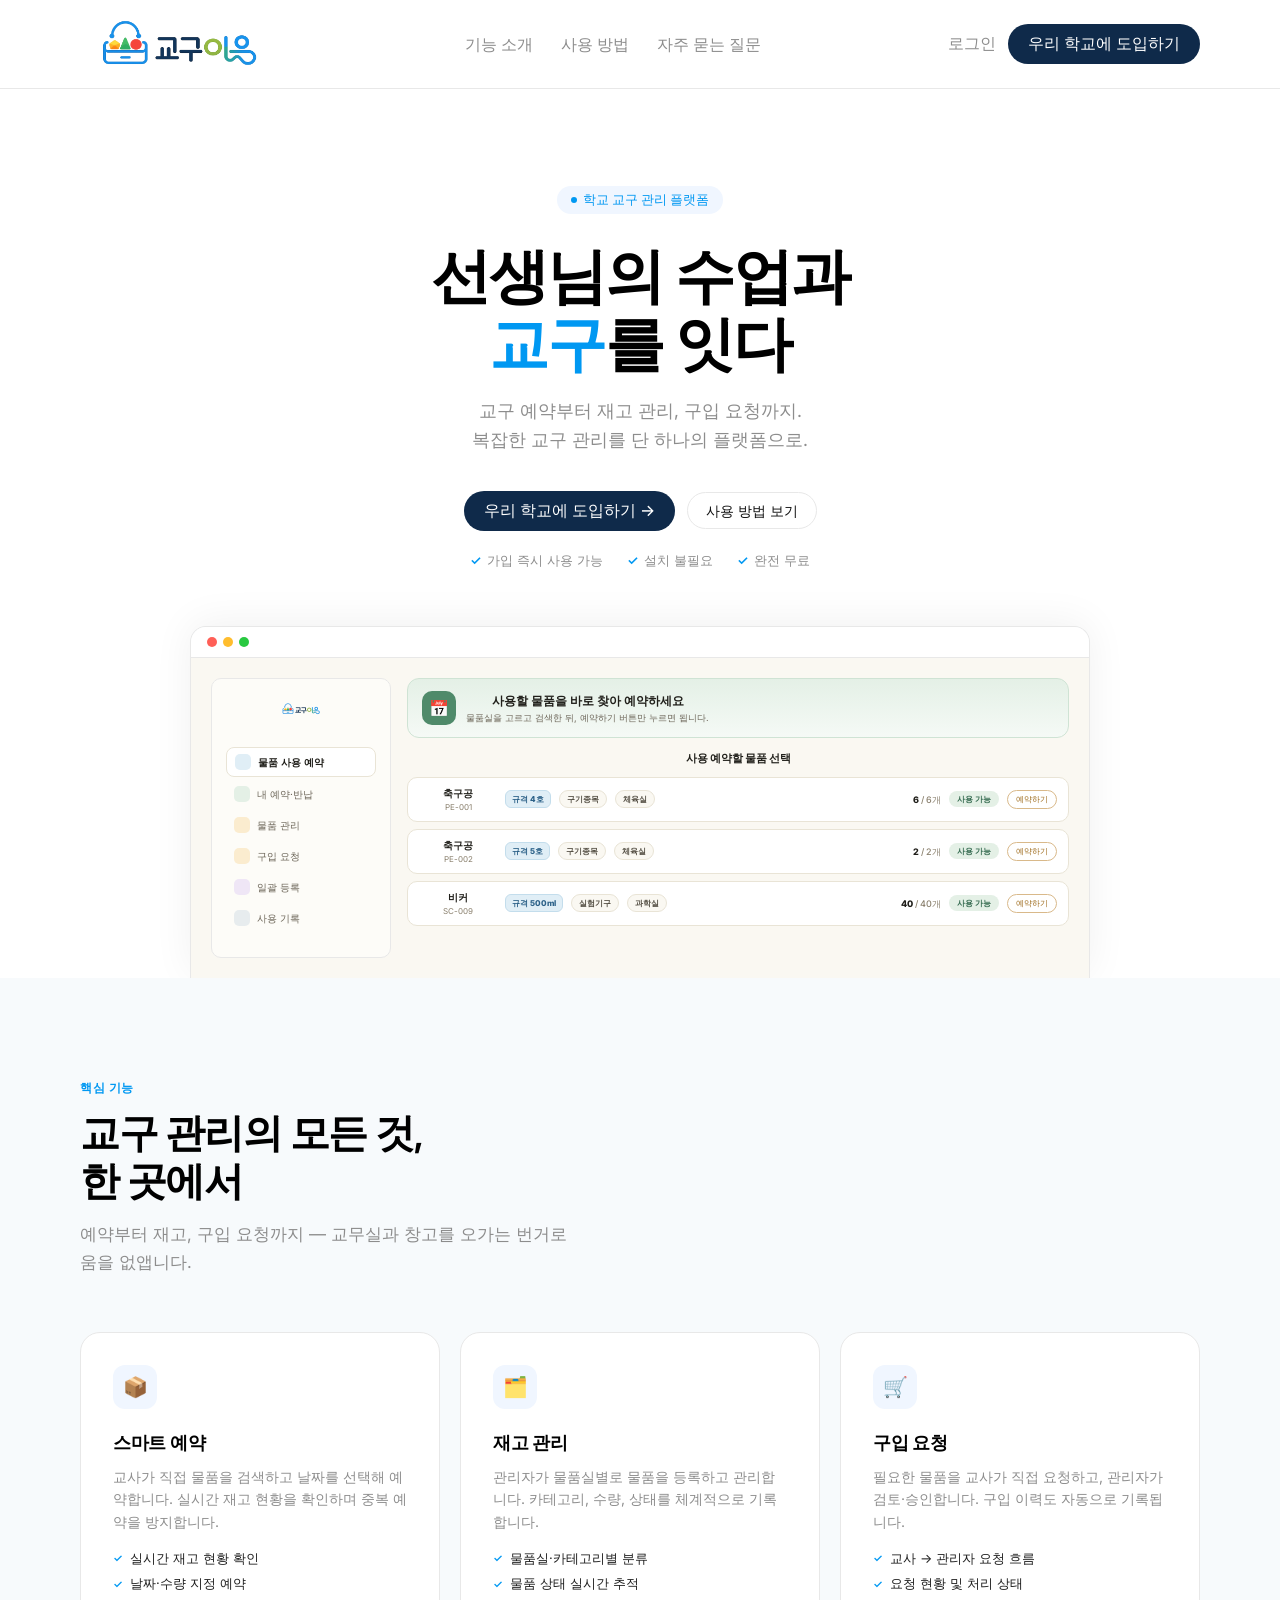
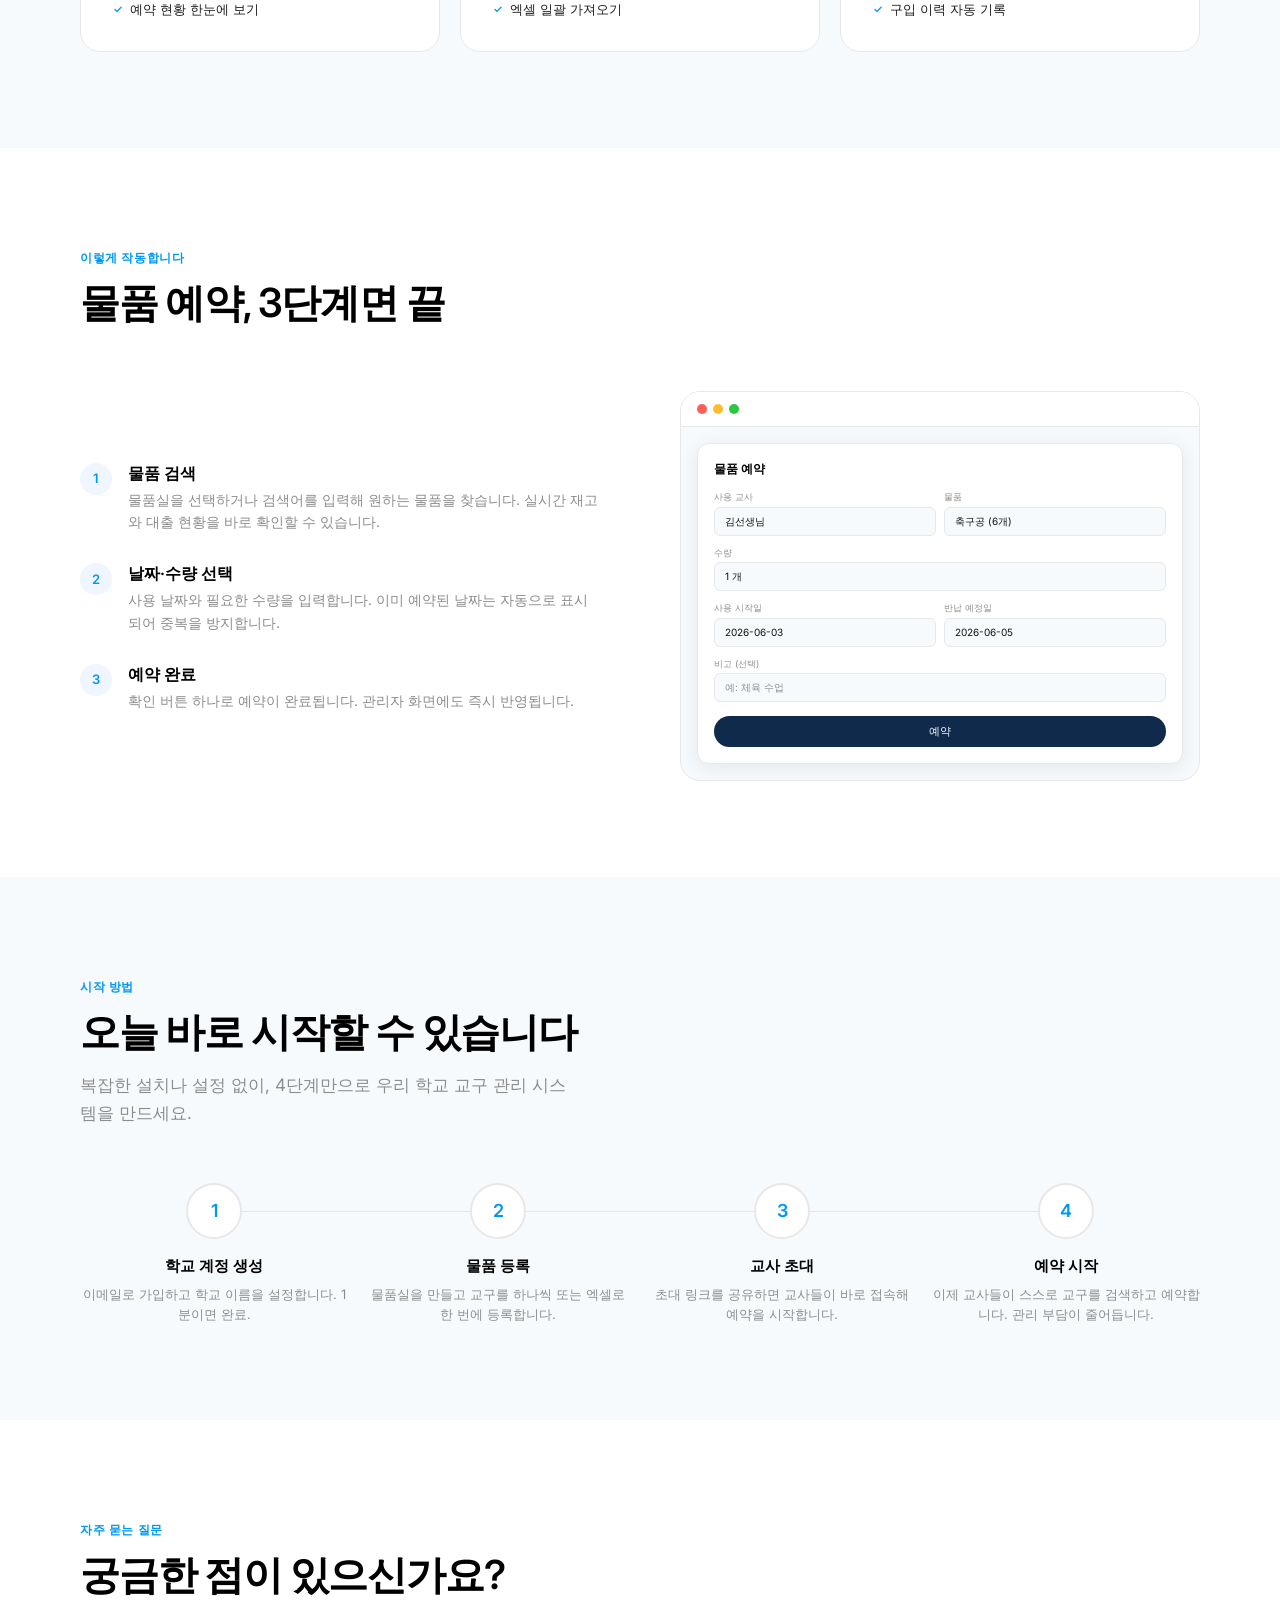
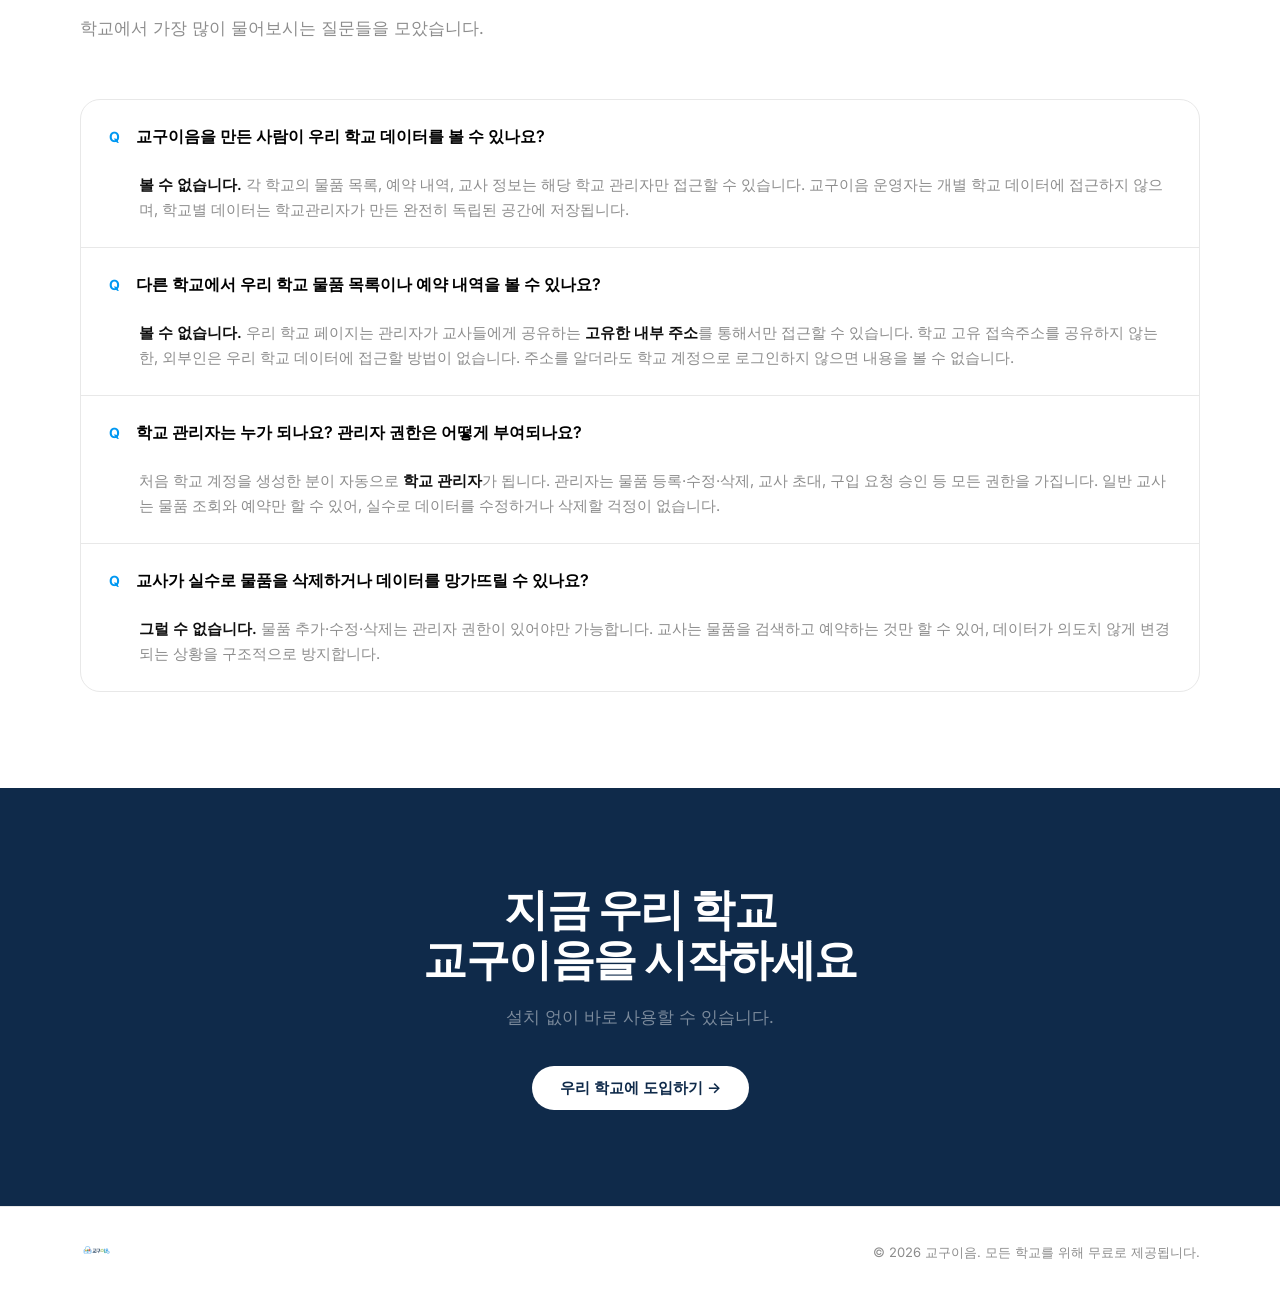
<file: index.html>
<!doctype html>
<html lang="ko">
<head>
  <meta charset="UTF-8" />
  <meta name="viewport" content="width=device-width, initial-scale=1.0" />
  <title>교구이음 · 스마트 교구 관리 플랫폼</title>
  <link rel="icon" type="image/png" href="./asset/logo_pavicon.png" />
  <link rel="apple-touch-icon" href="./asset/logo_pavicon.png" />
  <script>
    // 안전장치: 정상적으로는 _redirects(Netlify rewrite)가 /?s=코드 를 주소 변경 없이
    // app.html 로 서빙하므로 이 스크립트는 실행되지 않는다. rewrite 가 동작하지 않아
    // 랜딩이 그대로 뜬 경우에만 앱으로 보내 최소한 기능이 끊기지 않게 한다.
    (function () {
      var p = new URLSearchParams(location.search);
      if (p.has("s")) location.replace("app.html?" + p.toString());
    })();
  </script>
  <link rel="preconnect" href="https://fonts.googleapis.com">
  <link href="https://fonts.googleapis.com/css2?family=Inter:wght@400;500;600&display=swap" rel="stylesheet">
  <style>
    *, *::before, *::after { box-sizing: border-box; margin: 0; padding: 0; }
    :root {
      --white: #ffffff;
      --black: #000000;
      --graphite: #0f0f0f;
      --ash: #8d8d8d;
      --btn-black: #0f2a4a;
      --teal: #0098f2;
      --cream: #f7fafc;
      --border: #e8e8e8;
      --navy: #0f2a4a;
      --font: 'Inter', system-ui, -apple-system, sans-serif;
      --max: 1120px;
    }
    html { scroll-behavior: smooth; }
    body { font-family: var(--font); background: var(--white); color: var(--graphite); font-size: 16px; line-height: 1.5; -webkit-font-smoothing: antialiased; }

    /* ── NAV ── */
    nav {
      position: sticky; top: 0; z-index: 100;
      background: rgba(255,255,255,0.92);
      backdrop-filter: blur(12px);
      -webkit-backdrop-filter: blur(12px);
      border-bottom: 1px solid var(--border);
      padding: 0 40px;
    }
    .nav-inner { max-width: var(--max); margin: 0 auto; display: flex; align-items: center; justify-content: space-between; height: 88px; }
    .nav-logo { display: flex; align-items: center; text-decoration: none; }
    .nav-logo img { height: 132px; width: auto; display: block; }
    .nav-links { display: flex; gap: 28px; }
    .nav-links a { font-size: 16px; color: var(--ash); text-decoration: none; transition: color 0.15s; }
    .nav-links a:hover { color: var(--black); }
    .nav-actions { display: flex; gap: 12px; align-items: center; }
    .nav-login { font-size: 16px; color: var(--ash); text-decoration: none; cursor: pointer; background: none; border: none; font-family: var(--font); }
    .nav-login:hover { color: var(--black); }
    .btn-primary {
      background: var(--btn-black); color: #fff;
      border-radius: 100px; padding: 9px 20px;
      font-size: 16px; font-weight: 500;
      text-decoration: none; border: none; cursor: pointer;
      display: inline-block; font-family: var(--font);
      transition: opacity 0.15s;
    }
    .btn-primary:hover { opacity: 0.85; }

    /* ── HERO ── */
    .hero { padding: 96px 40px 0; text-align: center; }
    .hero-inner { max-width: var(--max); margin: 0 auto; }
    .hero-badge {
      display: inline-flex; align-items: center; gap: 6px;
      background: #f0f6ff; color: var(--teal);
      border-radius: 100px; padding: 4px 14px;
      font-size: 13px; font-weight: 500; margin-bottom: 28px;
    }
    .hero-badge::before { content: ''; width: 6px; height: 6px; border-radius: 50%; background: var(--teal); }
    .hero h1 { font-size: 60px; font-weight: 600; color: var(--black); letter-spacing: -2px; line-height: 1.13; margin-bottom: 20px; }
    .hero h1 em { font-style: normal; color: var(--teal); }
    .hero > .hero-inner > p { font-size: 18px; color: var(--ash); max-width: 480px; margin: 0 auto 36px; line-height: 1.6; }
    .hero-cta { display: flex; align-items: center; justify-content: center; gap: 12px; margin-bottom: 20px; }
    .btn-ghost {
      background: none; border: 1px solid var(--border);
      color: var(--graphite); border-radius: 100px;
      padding: 7px 18px; font-size: 14px;
      cursor: pointer; font-family: var(--font); text-decoration: none;
    }
    .hero-feats { display: flex; justify-content: center; gap: 24px; margin-bottom: 56px; flex-wrap: wrap; }
    .hero-feat { font-size: 13px; color: var(--ash); display: flex; align-items: center; gap: 6px; }
    .hero-feat::before { content: '✓'; color: var(--teal); font-weight: 600; }

    /* ── APP MOCKUP ── */
    .hero-screen {
      max-width: 900px; margin: 0 auto;
      background: var(--cream);
      border-radius: 16px 16px 0 0;
      border: 1px solid var(--border); border-bottom: none;
      overflow: hidden;
      box-shadow: 0 -4px 40px rgba(0,0,0,0.06);
    }
    .screen-topbar { background: #fff; border-bottom: 1px solid var(--border); padding: 10px 16px; display: flex; align-items: center; gap: 6px; }
    .dot { width: 10px; height: 10px; border-radius: 50%; flex-shrink: 0; }
    .screen-body { padding: 20px; display: grid; grid-template-columns: 180px 1fr; gap: 16px; height: 320px; }
    .screen-sidebar { background: #fff; border-radius: 10px; border: 1px solid var(--border); padding: 14px; }
    .screen-sidebar-logo { margin-bottom: 16px; }
    .screen-sidebar-logo img { height: 32px; width: auto; }
    /* 실제 앱 톤(크림/세이지)에 맞춘 목업 */
    .screen-body { background: #faf8f2; }
    .screen-sidebar { background: #fdfcf8; }
    .screen-nav-item { font-size: 10px; color: #6b6457; padding: 6px 8px; border-radius: 8px; margin-bottom: 3px; display: flex; align-items: center; gap: 7px; }
    .screen-nav-item .nav-ic { width: 16px; height: 16px; border-radius: 5px; flex-shrink: 0; }
    .screen-nav-item.active { background: #fff; border: 1px solid #e9e4d6; color: #201f1a; font-weight: 600; }
    .ic-sky { background: #e0eef6; } .ic-sage { background: #e4f0e6; } .ic-amber { background: #fbeccf; } .ic-plum { background: #efe6f6; } .ic-slate { background: #e7ecee; }
    .screen-main { display: flex; flex-direction: column; gap: 10px; overflow: hidden; }
    .screen-hero { display: flex; align-items: center; gap: 10px; background: linear-gradient(180deg,#e4f0e6,#fff 160%); border: 1px solid #cfe3d4; border-radius: 12px; padding: 12px 14px; }
    .screen-hero-ic { width: 34px; height: 34px; border-radius: 10px; background: #4f8a6a; flex-shrink: 0; display: flex; align-items: center; justify-content: center; font-size: 16px; }
    .screen-hero h3 { font-size: 12px; font-weight: 800; color: #201f1a; }
    .screen-hero p { font-size: 9px; color: #6b6457; margin-top: 1px; }
    .screen-list-head { font-size: 11px; font-weight: 800; color: #201f1a; margin: 2px 2px 0; }
    .screen-cards { display: flex; flex-direction: column; gap: 7px; flex: 1; }
    .screen-card { display: flex; align-items: center; gap: 8px; background: #fff; border: 1px solid #e9e4d6; border-radius: 10px; padding: 8px 11px; }
    .sc-name { width: 78px; flex-shrink: 0; }
    .item-name { font-size: 10px; font-weight: 700; color: #201f1a; }
    .item-meta { font-size: 8px; color: #897f6c; }
    .chip-spec { font-size: 8px; font-weight: 800; color: #2c6188; background: #e0eef6; border: 1px solid #c3ddec; border-radius: 6px; padding: 2px 6px; flex-shrink: 0; }
    .chip { font-size: 8px; font-weight: 600; color: #544f44; background: #faf8f2; border: 1px solid #e9e4d6; border-radius: 100px; padding: 2px 7px; flex-shrink: 0; }
    .sc-avail { font-size: 9px; font-weight: 800; color: #201f1a; margin-left: auto; flex-shrink: 0; }
    .sc-avail span { font-weight: 500; color: #897f6c; }
    .badge-ok { background: #e4f0e6; color: #356b50; border-radius: 100px; padding: 2px 8px; font-size: 8px; font-weight: 700; flex-shrink: 0; }
    .row-btn { background: none; border: 1px solid #d9b98a; border-radius: 100px; padding: 3px 8px; font-size: 8px; color: #9c6817; cursor: pointer; flex-shrink: 0; }

    /* ── SECTIONS ── */
    section { padding: 96px 40px; }
    .section-inner { max-width: var(--max); margin: 0 auto; }
    .section-tag { display: inline-block; font-size: 12px; font-weight: 600; color: var(--teal); letter-spacing: 0.05em; text-transform: uppercase; margin-bottom: 12px; }
    .section-title { font-size: 40px; font-weight: 600; color: var(--black); letter-spacing: -1.2px; line-height: 1.2; margin-bottom: 16px; }
    .section-sub { font-size: 17px; color: var(--ash); line-height: 1.6; max-width: 500px; }

    /* ── FEATURES ── */
    .features { background: var(--cream); }
    .features-grid { display: grid; grid-template-columns: repeat(3, 1fr); gap: 20px; margin-top: 56px; }
    .feat-card { background: var(--white); border-radius: 20px; padding: 32px; border: 1px solid var(--border); }
    .feat-icon { width: 44px; height: 44px; background: #f0f6ff; border-radius: 12px; display: flex; align-items: center; justify-content: center; margin-bottom: 20px; font-size: 20px; }
    .feat-title { font-size: 18px; font-weight: 600; color: var(--black); margin-bottom: 10px; letter-spacing: -0.3px; }
    .feat-desc { font-size: 14px; color: var(--ash); line-height: 1.6; }
    .feat-list { margin-top: 16px; display: flex; flex-direction: column; gap: 6px; list-style: none; }
    .feat-list li { font-size: 13px; color: #1e1e1e; display: flex; align-items: center; gap: 7px; }
    .feat-list li::before { content: '✓'; color: var(--teal); font-weight: 600; font-size: 11px; flex-shrink: 0; }

    /* ── HOW IT WORKS ── */
    .how { background: var(--white); }
    .how-grid { display: grid; grid-template-columns: 1fr 1fr; gap: 80px; align-items: center; margin-top: 64px; }
    .how-steps { display: flex; flex-direction: column; gap: 28px; }
    .how-step { display: flex; gap: 16px; }
    .step-num { width: 32px; height: 32px; background: #f0f6ff; border-radius: 50%; display: flex; align-items: center; justify-content: center; font-size: 13px; font-weight: 600; color: var(--teal); flex-shrink: 0; margin-top: 2px; }
    .step-title { font-size: 16px; font-weight: 600; color: var(--black); margin-bottom: 4px; }
    .step-desc { font-size: 14px; color: var(--ash); line-height: 1.6; }
    .how-visual { background: var(--cream); border-radius: 20px; border: 1px solid var(--border); overflow: hidden; }
    .how-visual-head { background: #fff; border-bottom: 1px solid var(--border); padding: 12px 16px; display: flex; align-items: center; gap: 6px; }
    .how-visual-body { padding: 16px; }
    .modal-preview { background: #fff; border-radius: 12px; border: 1px solid var(--border); padding: 16px; box-shadow: 0 4px 20px rgba(0,0,0,0.08); }
    .modal-title { font-size: 12px; font-weight: 600; color: var(--black); margin-bottom: 12px; }
    .field { margin-bottom: 10px; }
    .field-label { font-size: 9px; color: var(--ash); margin-bottom: 3px; }
    .field-input { background: var(--cream); border: 1px solid var(--border); border-radius: 6px; padding: 6px 10px; font-size: 10px; color: var(--graphite); width: 100%; }
    .field-row { display: grid; grid-template-columns: 1fr 1fr; gap: 8px; }
    .modal-btn { width: 100%; background: var(--btn-black); color: #fff; border-radius: 100px; padding: 8px; font-size: 11px; font-weight: 500; border: none; cursor: pointer; margin-top: 4px; font-family: var(--font); }

    /* ── START FLOW ── */
    .flow { background: var(--cream); }
    .flow-steps { display: grid; grid-template-columns: repeat(4, 1fr); gap: 16px; margin-top: 56px; position: relative; }
    .flow-steps::before { content: ''; position: absolute; top: 28px; left: 10%; right: 10%; height: 1px; background: var(--border); z-index: 0; }
    .flow-step { text-align: center; position: relative; z-index: 1; }
    .flow-num { width: 56px; height: 56px; background: var(--white); border: 2px solid var(--border); border-radius: 50%; display: flex; align-items: center; justify-content: center; margin: 0 auto 16px; font-size: 18px; font-weight: 600; color: var(--teal); }
    .flow-title { font-size: 15px; font-weight: 600; color: var(--black); margin-bottom: 8px; }
    .flow-desc { font-size: 13px; color: var(--ash); line-height: 1.5; }

    /* ── FAQ ── */
    .faq { background: var(--white); }
    .faq-list { margin-top: 56px; border: 1px solid var(--border); border-radius: 20px; overflow: hidden; }
    .faq-item { border-bottom: 1px solid var(--border); }
    .faq-item:last-child { border-bottom: none; }
    .faq-q { padding: 24px 28px; font-size: 16px; font-weight: 600; color: var(--black); display: flex; align-items: flex-start; gap: 16px; }
    .faq-q::before { content: 'Q'; color: var(--teal); font-size: 14px; font-weight: 700; flex-shrink: 0; margin-top: 2px; }
    .faq-a { padding: 0 28px 24px 58px; font-size: 15px; color: var(--ash); line-height: 1.7; }
    .faq-a strong { color: var(--graphite); font-weight: 600; }
    .faq-a .url-example {
      display: inline-flex; align-items: center; gap: 6px;
      background: var(--cream); border: 1px solid var(--border);
      border-radius: 8px; padding: 6px 12px;
      font-size: 13px; font-family: monospace;
      color: var(--graphite); margin: 10px 0;
    }
    .faq-a .url-example::before { content: '🔗'; font-size: 12px; }

    /* ── CTA ── */
    .cta-section { background: var(--navy); padding: 96px 40px; text-align: center; }
    .cta-inner { max-width: 600px; margin: 0 auto; }
    .cta-section h2 { font-size: 44px; font-weight: 600; color: #fff; letter-spacing: -1.5px; line-height: 1.15; margin-bottom: 20px; }
    .cta-section p { font-size: 17px; color: rgba(255,255,255,0.45); margin-bottom: 36px; }
    .btn-white { background: #fff; color: var(--navy); border-radius: 100px; padding: 12px 28px; font-size: 15px; font-weight: 600; text-decoration: none; display: inline-block; cursor: pointer; border: none; font-family: var(--font); }
    .btn-white:hover { opacity: 0.92; }

    /* ── FOOTER ── */
    footer { border-top: 1px solid var(--border); padding: 32px 40px; }
    .footer-inner { max-width: var(--max); margin: 0 auto; display: flex; align-items: center; justify-content: space-between; }
    .footer-logo img { height: 22px; width: auto; }
    .footer-copy { font-size: 13px; color: var(--ash); }

    /* ── RESPONSIVE ── */
    @media (max-width: 768px) {
      /* NAV */
      nav { padding: 0 20px; }
      .nav-inner { height: 72px; }
      .nav-logo img { height: 88px; }
      .nav-links { display: none; }
      .nav-actions { gap: 8px; }
      .nav-actions .btn-primary { display: none; }
      .nav-login { font-size: 15px; }
      .btn-primary { font-size: 15px; padding: 12px 20px; }

      /* HERO */
      .hero { padding: 48px 20px 0; }
      .hero h1 { font-size: 34px; letter-spacing: -1px; }
      .hero > .hero-inner > p { font-size: 16px; }
      .hero-cta { flex-direction: column; align-items: stretch; text-align: center; }
      .hero-cta .btn-primary, .hero-cta .btn-ghost { width: 100%; text-align: center; }
      .hero-feats { flex-direction: column; align-items: center; gap: 8px; }
      .hero-badge { font-size: 12px; }

      /* APP MOCKUP */
      .hero-screen { border-radius: 12px 12px 0 0; }
      .screen-body { grid-template-columns: 1fr; height: auto; padding: 12px; }
      .screen-sidebar { display: none; }
      .screen-card { flex-wrap: wrap; gap: 6px; }
      .sc-name { width: 100%; }
      .sc-avail { margin-left: 0; }

      /* SECTIONS */
      section { padding: 56px 20px; }
      .section-title { font-size: 26px; letter-spacing: -0.5px; }
      .section-sub { font-size: 15px; }
      .section-tag { font-size: 11px; }

      /* FEATURES */
      .features-grid { grid-template-columns: 1fr; gap: 14px; }
      .feat-card { padding: 24px; }

      /* HOW IT WORKS */
      .how-grid { grid-template-columns: 1fr; gap: 36px; }

      /* FLOW */
      .flow-steps { grid-template-columns: repeat(2, 1fr); gap: 20px; }
      .flow-steps::before { display: none; }
      .flow-num { width: 44px; height: 44px; font-size: 16px; }

      /* FAQ */
      .faq-list { border-radius: 16px; }
      .faq-q { padding: 18px 20px; font-size: 14px; }
      .faq-a { padding: 0 20px 18px 44px; font-size: 14px; }

      /* CTA */
      .cta-section { padding: 60px 20px; }
      .cta-section h2 { font-size: 28px; letter-spacing: -0.8px; }
      .cta-section p { font-size: 15px; }
      .btn-white { width: 100%; text-align: center; }

      /* FOOTER */
      footer { padding: 24px 20px; }
      .footer-inner { flex-direction: column; gap: 12px; text-align: center; }
    }
  </style>
</head>
<body>

<!-- NAV -->
<nav>
  <div class="nav-inner">
    <a href="#hero" class="nav-logo">
      <img src="./asset/logo.png" alt="교구이음">
    </a>
    <div class="nav-links">
      <a href="#features">기능 소개</a>
      <a href="#how">사용 방법</a>
      <a href="#faq">자주 묻는 질문</a>
    </div>
    <div class="nav-actions">
      <button class="nav-login" id="landingLoginBtn">로그인</button>
      <button class="btn-primary" id="landingStartBtn">우리 학교에 도입하기</button>
    </div>
  </div>
</nav>

<!-- HERO -->
<section id="hero" class="hero">
  <div class="hero-inner">
    <div class="hero-badge">학교 교구 관리 플랫폼</div>
    <h1>선생님의 수업과<br><em>교구</em>를 잇다</h1>
    <p>교구 예약부터 재고 관리, 구입 요청까지.<br>복잡한 교구 관리를 단 하나의 플랫폼으로.</p>
    <div class="hero-cta">
      <button class="btn-primary" id="heroStartBtn">우리 학교에 도입하기 →</button>
      <a href="#how" class="btn-ghost">사용 방법 보기</a>
    </div>
    <div class="hero-feats">
      <span class="hero-feat">가입 즉시 사용 가능</span>
      <span class="hero-feat">설치 불필요</span>
      <span class="hero-feat">완전 무료</span>
    </div>
    <!-- 앱 화면 목업 -->
    <div class="hero-screen">
      <div class="screen-topbar">
        <div class="dot" style="background:#ff5f57"></div>
        <div class="dot" style="background:#ffbd2e"></div>
        <div class="dot" style="background:#28c840"></div>
      </div>
      <div class="screen-body">
        <div class="screen-sidebar">
          <div class="screen-sidebar-logo">
            <img src="./asset/logo.png" alt="교구이음">
          </div>
          <div class="screen-nav-item active"><span class="nav-ic ic-sky"></span>물품 사용 예약</div>
          <div class="screen-nav-item"><span class="nav-ic ic-sage"></span>내 예약·반납</div>
          <div class="screen-nav-item"><span class="nav-ic ic-amber"></span>물품 관리</div>
          <div class="screen-nav-item"><span class="nav-ic ic-amber"></span>구입 요청</div>
          <div class="screen-nav-item"><span class="nav-ic ic-plum"></span>일괄 등록</div>
          <div class="screen-nav-item"><span class="nav-ic ic-slate"></span>사용 기록</div>
        </div>
        <div class="screen-main">
          <div class="screen-hero">
            <div class="screen-hero-ic">📅</div>
            <div>
              <h3>사용할 물품을 바로 찾아 예약하세요</h3>
              <p>물품실을 고르고 검색한 뒤, 예약하기 버튼만 누르면 됩니다.</p>
            </div>
          </div>
          <div class="screen-list-head">사용 예약할 물품 선택</div>
          <div class="screen-cards">
            <div class="screen-card">
              <div class="sc-name"><div class="item-name">축구공</div><div class="item-meta">PE-001</div></div>
              <span class="chip-spec">규격 4호</span>
              <span class="chip">구기종목</span>
              <span class="chip">체육실</span>
              <div class="sc-avail">6<span> / 6개</span></div>
              <span class="badge-ok">사용 가능</span>
              <button class="row-btn">예약하기</button>
            </div>
            <div class="screen-card">
              <div class="sc-name"><div class="item-name">축구공</div><div class="item-meta">PE-002</div></div>
              <span class="chip-spec">규격 5호</span>
              <span class="chip">구기종목</span>
              <span class="chip">체육실</span>
              <div class="sc-avail">2<span> / 2개</span></div>
              <span class="badge-ok">사용 가능</span>
              <button class="row-btn">예약하기</button>
            </div>
            <div class="screen-card">
              <div class="sc-name"><div class="item-name">비커</div><div class="item-meta">SC-009</div></div>
              <span class="chip-spec">규격 500ml</span>
              <span class="chip">실험기구</span>
              <span class="chip">과학실</span>
              <div class="sc-avail">40<span> / 40개</span></div>
              <span class="badge-ok">사용 가능</span>
              <button class="row-btn">예약하기</button>
            </div>
          </div>
        </div>
      </div>
    </div>
  </div>
</section>

<!-- FEATURES -->
<section id="features" class="features">
  <div class="section-inner">
    <span class="section-tag">핵심 기능</span>
    <h2 class="section-title">교구 관리의 모든 것,<br>한 곳에서</h2>
    <p class="section-sub">예약부터 재고, 구입 요청까지 — 교무실과 창고를 오가는 번거로움을 없앱니다.</p>
    <div class="features-grid">
      <div class="feat-card">
        <div class="feat-icon">📦</div>
        <div class="feat-title">스마트 예약</div>
        <div class="feat-desc">교사가 직접 물품을 검색하고 날짜를 선택해 예약합니다. 실시간 재고 현황을 확인하며 중복 예약을 방지합니다.</div>
        <ul class="feat-list">
          <li>실시간 재고 현황 확인</li>
          <li>날짜·수량 지정 예약</li>
          <li>예약 현황 한눈에 보기</li>
        </ul>
      </div>
      <div class="feat-card">
        <div class="feat-icon">🗂️</div>
        <div class="feat-title">재고 관리</div>
        <div class="feat-desc">관리자가 물품실별로 물품을 등록하고 관리합니다. 카테고리, 수량, 상태를 체계적으로 기록합니다.</div>
        <ul class="feat-list">
          <li>물품실·카테고리별 분류</li>
          <li>물품 상태 실시간 추적</li>
          <li>엑셀 일괄 가져오기</li>
        </ul>
      </div>
      <div class="feat-card">
        <div class="feat-icon">🛒</div>
        <div class="feat-title">구입 요청</div>
        <div class="feat-desc">필요한 물품을 교사가 직접 요청하고, 관리자가 검토·승인합니다. 구입 이력도 자동으로 기록됩니다.</div>
        <ul class="feat-list">
          <li>교사 → 관리자 요청 흐름</li>
          <li>요청 현황 및 처리 상태</li>
          <li>구입 이력 자동 기록</li>
        </ul>
      </div>
    </div>
  </div>
</section>

<!-- HOW IT WORKS -->
<section id="how" class="how">
  <div class="section-inner">
    <span class="section-tag">이렇게 작동합니다</span>
    <h2 class="section-title">물품 예약, 3단계면 끝</h2>
    <div class="how-grid">
      <div class="how-steps">
        <div class="how-step">
          <div class="step-num">1</div>
          <div>
            <div class="step-title">물품 검색</div>
            <div class="step-desc">물품실을 선택하거나 검색어를 입력해 원하는 물품을 찾습니다. 실시간 재고와 대출 현황을 바로 확인할 수 있습니다.</div>
          </div>
        </div>
        <div class="how-step">
          <div class="step-num">2</div>
          <div>
            <div class="step-title">날짜·수량 선택</div>
            <div class="step-desc">사용 날짜와 필요한 수량을 입력합니다. 이미 예약된 날짜는 자동으로 표시되어 중복을 방지합니다.</div>
          </div>
        </div>
        <div class="how-step">
          <div class="step-num">3</div>
          <div>
            <div class="step-title">예약 완료</div>
            <div class="step-desc">확인 버튼 하나로 예약이 완료됩니다. 관리자 화면에도 즉시 반영됩니다.</div>
          </div>
        </div>
      </div>
      <div class="how-visual">
        <div class="how-visual-head">
          <div class="dot" style="background:#ff5f57"></div>
          <div class="dot" style="background:#ffbd2e"></div>
          <div class="dot" style="background:#28c840"></div>
        </div>
        <div class="how-visual-body">
          <div class="modal-preview">
            <div class="modal-title">물품 예약</div>
            <div class="field-row">
              <div class="field">
                <div class="field-label">사용 교사</div>
                <div class="field-input">김선생님</div>
              </div>
              <div class="field">
                <div class="field-label">물품</div>
                <div class="field-input">축구공 (6개)</div>
              </div>
            </div>
            <div class="field">
              <div class="field-label">수량</div>
              <div class="field-input">1 개</div>
            </div>
            <div class="field-row">
              <div class="field">
                <div class="field-label">사용 시작일</div>
                <div class="field-input">2026-06-03</div>
              </div>
              <div class="field">
                <div class="field-label">반납 예정일</div>
                <div class="field-input">2026-06-05</div>
              </div>
            </div>
            <div class="field">
              <div class="field-label">비고 (선택)</div>
              <div class="field-input" style="color:#8d8d8d;">예: 체육 수업</div>
            </div>
            <button class="modal-btn">예약</button>
          </div>
        </div>
      </div>
    </div>
  </div>
</section>

<!-- START FLOW -->
<section class="flow">
  <div class="section-inner">
    <span class="section-tag">시작 방법</span>
    <h2 class="section-title">오늘 바로 시작할 수 있습니다</h2>
    <p class="section-sub">복잡한 설치나 설정 없이, 4단계만으로 우리 학교 교구 관리 시스템을 만드세요.</p>
    <div class="flow-steps">
      <div class="flow-step">
        <div class="flow-num">1</div>
        <div class="flow-title">학교 계정 생성</div>
        <div class="flow-desc">이메일로 가입하고 학교 이름을 설정합니다. 1분이면 완료.</div>
      </div>
      <div class="flow-step">
        <div class="flow-num">2</div>
        <div class="flow-title">물품 등록</div>
        <div class="flow-desc">물품실을 만들고 교구를 하나씩 또는 엑셀로 한 번에 등록합니다.</div>
      </div>
      <div class="flow-step">
        <div class="flow-num">3</div>
        <div class="flow-title">교사 초대</div>
        <div class="flow-desc">초대 링크를 공유하면 교사들이 바로 접속해 예약을 시작합니다.</div>
      </div>
      <div class="flow-step">
        <div class="flow-num">4</div>
        <div class="flow-title">예약 시작</div>
        <div class="flow-desc">이제 교사들이 스스로 교구를 검색하고 예약합니다. 관리 부담이 줄어듭니다.</div>
      </div>
    </div>
  </div>
</section>

<!-- FAQ -->
<section id="faq" class="faq">
  <div class="section-inner">
    <span class="section-tag">자주 묻는 질문</span>
    <h2 class="section-title">궁금한 점이 있으신가요?</h2>
    <p class="section-sub">학교에서 가장 많이 물어보시는 질문들을 모았습니다.</p>
    <div class="faq-list">

      <div class="faq-item">
        <div class="faq-q">교구이음을 만든 사람이 우리 학교 데이터를 볼 수 있나요?</div>
        <div class="faq-a">
          <strong>볼 수 없습니다.</strong> 각 학교의 물품 목록, 예약 내역, 교사 정보는 해당 학교 관리자만 접근할 수 있습니다. 교구이음 운영자는 개별 학교 데이터에 접근하지 않으며, 학교별 데이터는 학교관리자가 만든 완전히 독립된 공간에 저장됩니다.
        </div>
      </div>

      <div class="faq-item">
        <div class="faq-q">다른 학교에서 우리 학교 물품 목록이나 예약 내역을 볼 수 있나요?</div>
        <div class="faq-a">
          <strong>볼 수 없습니다.</strong> 우리 학교 페이지는 관리자가 교사들에게 공유하는 <strong>고유한 내부 주소</strong>를 통해서만 접근할 수 있습니다.
          학교 고유 접속주소를 공유하지 않는 한, 외부인은 우리 학교 데이터에 접근할 방법이 없습니다. 주소를 알더라도 학교 계정으로 로그인하지 않으면 내용을 볼 수 없습니다.
        </div>
      </div>

      <div class="faq-item">
        <div class="faq-q">학교 관리자는 누가 되나요? 관리자 권한은 어떻게 부여되나요?</div>
        <div class="faq-a">
          처음 학교 계정을 생성한 분이 자동으로 <strong>학교 관리자</strong>가 됩니다. 관리자는 물품 등록·수정·삭제, 교사 초대, 구입 요청 승인 등 모든 권한을 가집니다. 일반 교사는 물품 조회와 예약만 할 수 있어, 실수로 데이터를 수정하거나 삭제할 걱정이 없습니다.
        </div>
      </div>

      <div class="faq-item">
        <div class="faq-q">교사가 실수로 물품을 삭제하거나 데이터를 망가뜨릴 수 있나요?</div>
        <div class="faq-a">
          <strong>그럴 수 없습니다.</strong> 물품 추가·수정·삭제는 관리자 권한이 있어야만 가능합니다. 교사는 물품을 검색하고 예약하는 것만 할 수 있어, 데이터가 의도치 않게 변경되는 상황을 구조적으로 방지합니다.
        </div>
      </div>

    </div>
  </div>
</section>

<!-- CTA -->
<section class="cta-section">
  <div class="cta-inner">
    <h2>지금 우리 학교<br>교구이음을 시작하세요</h2>
    <p>설치 없이 바로 사용할 수 있습니다.</p>
    <button class="btn-white" id="ctaStartBtn">우리 학교에 도입하기 →</button>
  </div>
</section>

<!-- FOOTER -->
<footer>
  <div class="footer-inner">
    <div class="footer-logo">
      <img src="./asset/logo.png" alt="교구이음">
    </div>
    <span class="footer-copy">© 2026 교구이음. 모든 학교를 위해 무료로 제공됩니다.</span>
  </div>
</footer>

<script>
  // 모든 CTA 버튼 → 앱의 계정 로그인 모달로 이동
  function goToApp(openLogin) {
    const url = openLogin ? './app.html?openLogin=1' : './app.html';
    window.location.href = url;
  }

  document.getElementById('landingLoginBtn').addEventListener('click', () => goToApp(true));
  document.getElementById('landingStartBtn').addEventListener('click', () => goToApp(true));
  document.getElementById('heroStartBtn').addEventListener('click', () => goToApp(true));
  document.getElementById('ctaStartBtn').addEventListener('click', () => goToApp(true));
</script>

</body>
</html>
</file>
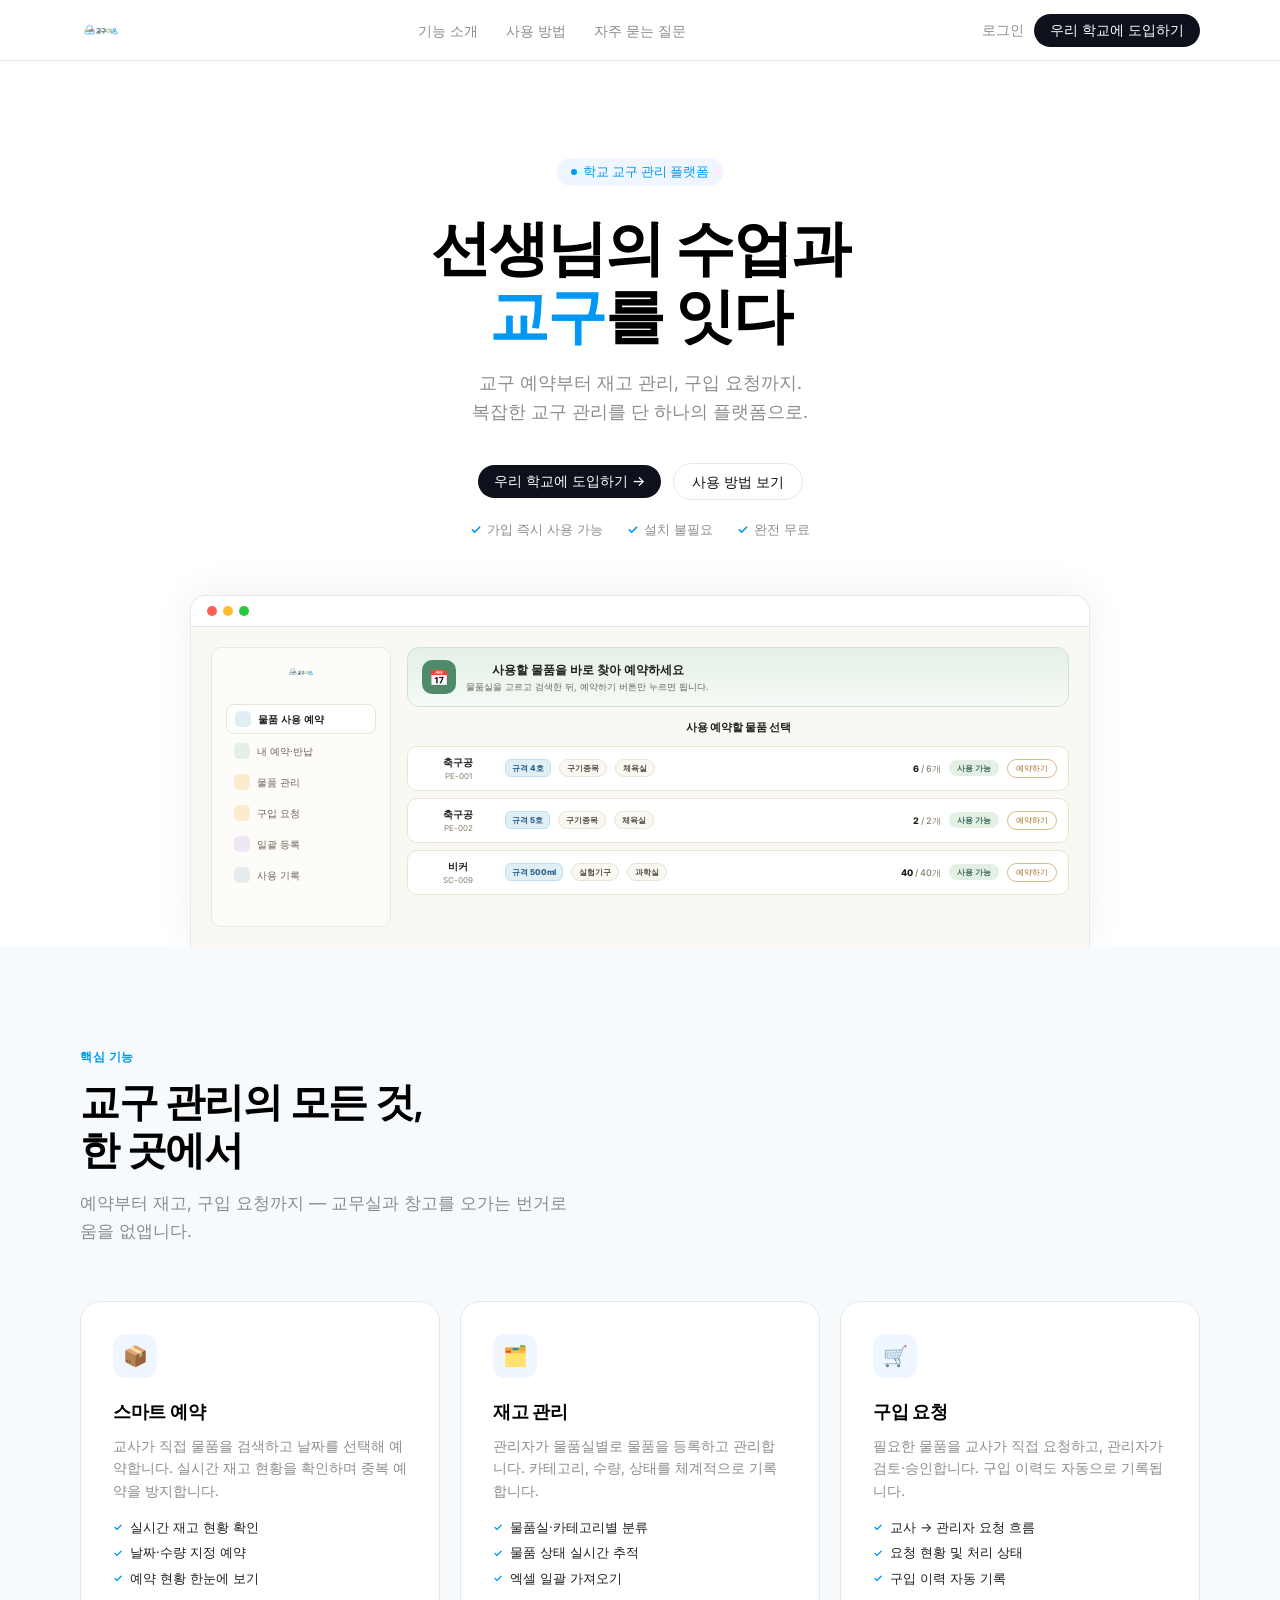
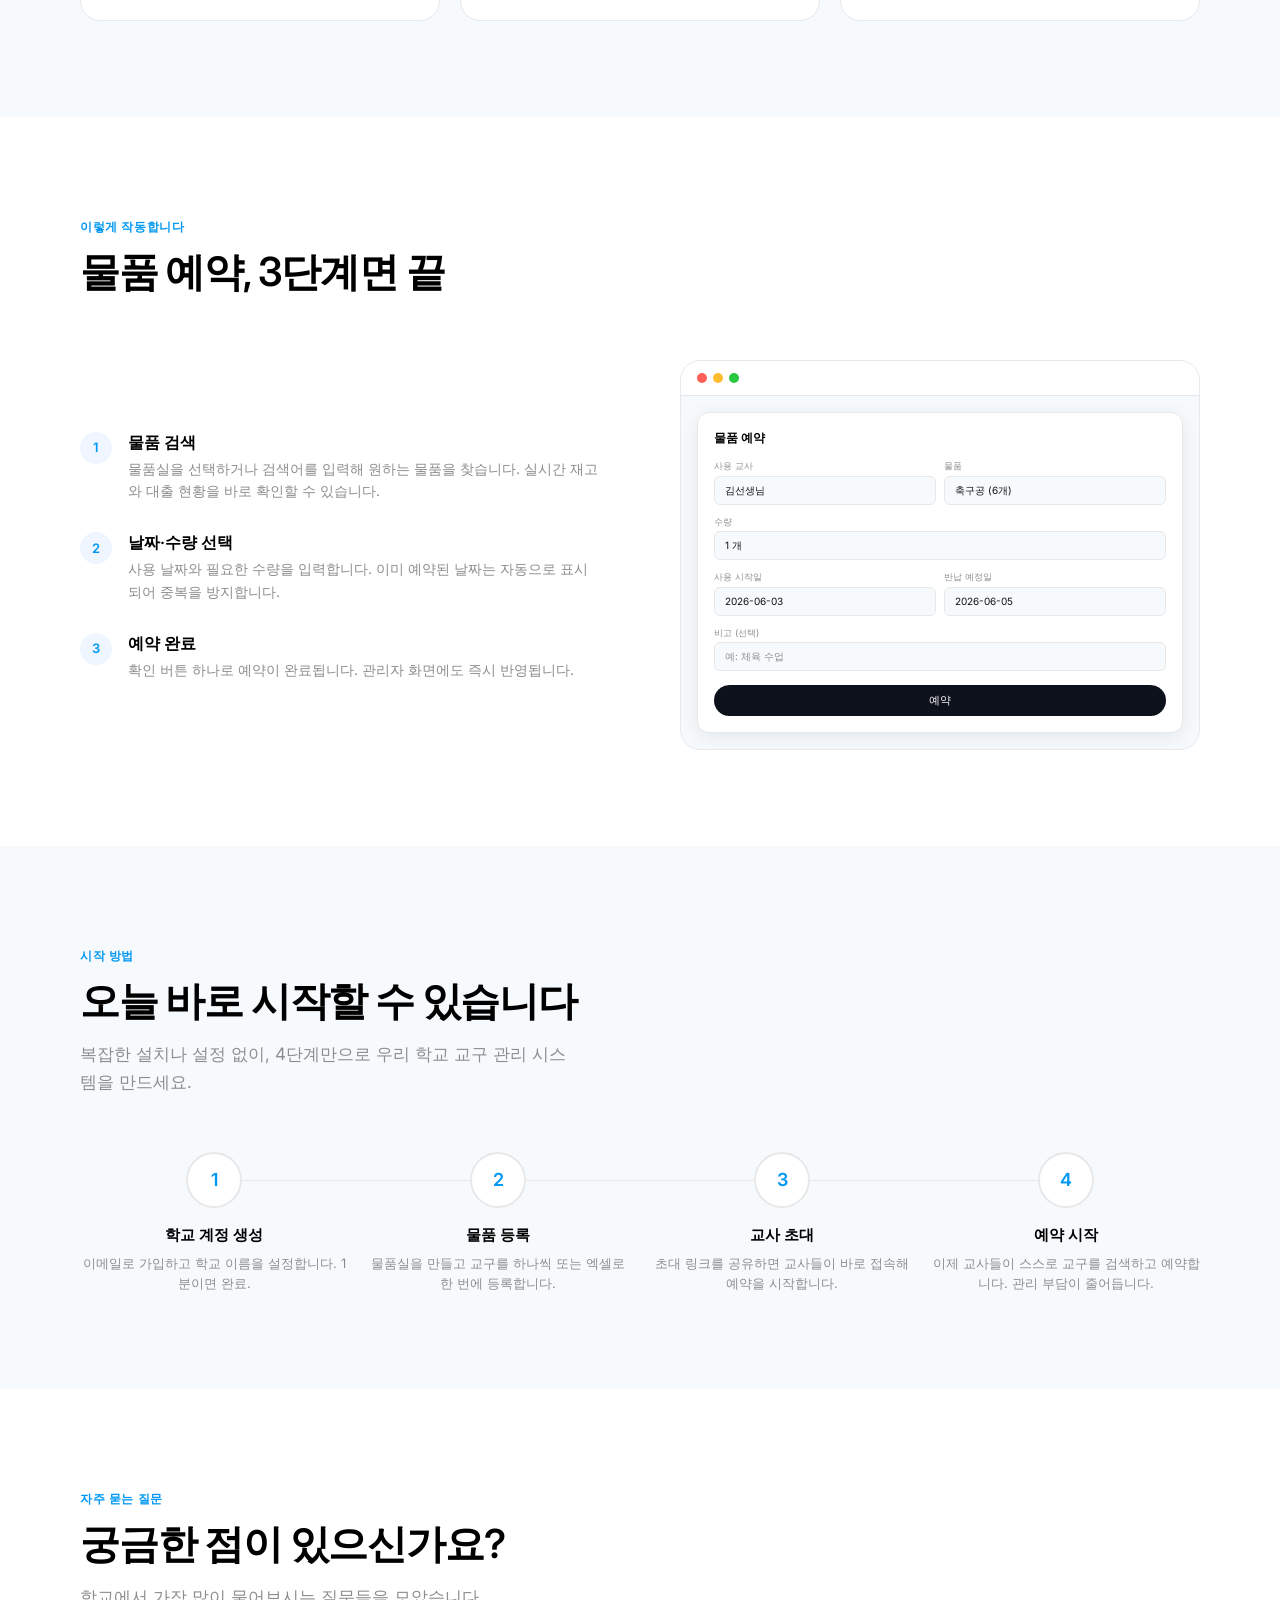
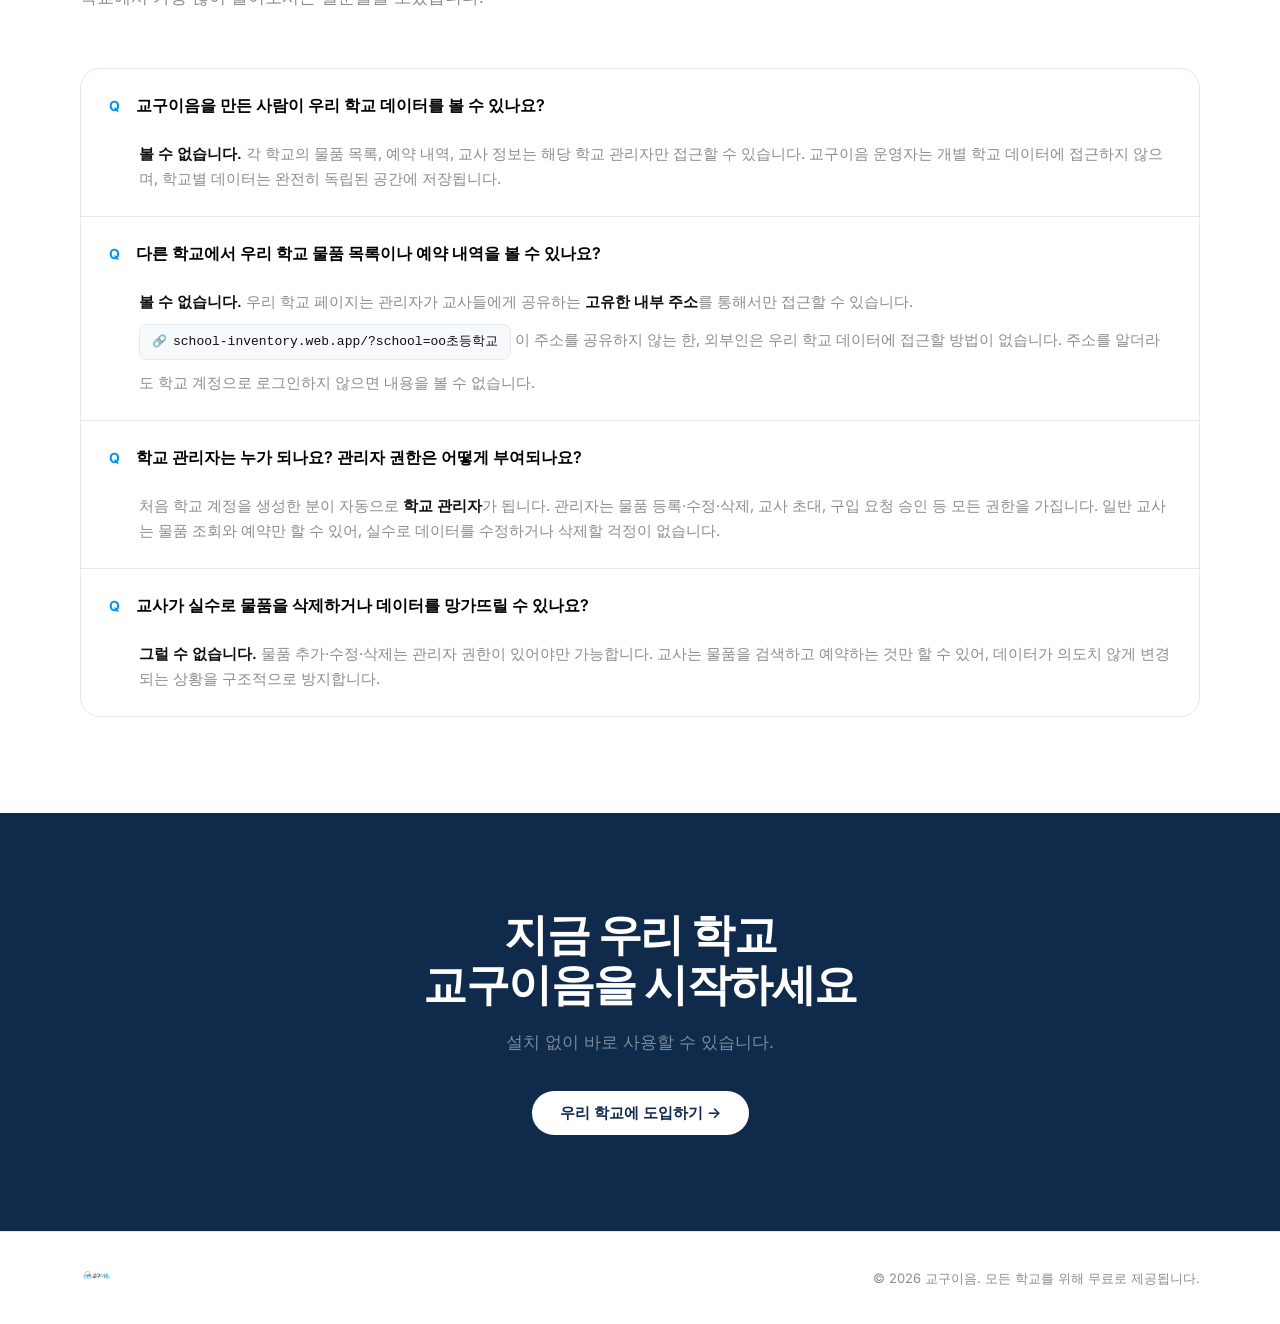
<file: landing.html>
<!doctype html>
<html lang="ko">
<head>
  <meta charset="UTF-8" />
  <meta name="viewport" content="width=device-width, initial-scale=1.0" />
  <title>교구이음 · 스마트 교구 관리 플랫폼</title>
  <link rel="icon" type="image/png" href="./asset/logo_pavicon.png" />
  <link rel="apple-touch-icon" href="./asset/logo_pavicon.png" />
  <link rel="preconnect" href="https://fonts.googleapis.com">
  <link href="https://fonts.googleapis.com/css2?family=Inter:wght@400;500;600&display=swap" rel="stylesheet">
  <style>
    *, *::before, *::after { box-sizing: border-box; margin: 0; padding: 0; }
    :root {
      --white: #ffffff;
      --black: #000000;
      --graphite: #0f0f0f;
      --ash: #8d8d8d;
      --btn-black: #0d111b;
      --teal: #0098f2;
      --cream: #f7fafc;
      --border: #e8e8e8;
      --navy: #0f2a4a;
      --font: 'Inter', system-ui, -apple-system, sans-serif;
      --max: 1120px;
    }
    html { scroll-behavior: smooth; }
    body { font-family: var(--font); background: var(--white); color: var(--graphite); font-size: 16px; line-height: 1.5; -webkit-font-smoothing: antialiased; }

    /* ── NAV ── */
    nav {
      position: sticky; top: 0; z-index: 100;
      background: rgba(255,255,255,0.92);
      backdrop-filter: blur(12px);
      -webkit-backdrop-filter: blur(12px);
      border-bottom: 1px solid var(--border);
      padding: 0 40px;
    }
    .nav-inner { max-width: var(--max); margin: 0 auto; display: flex; align-items: center; justify-content: space-between; height: 60px; }
    .nav-logo { display: flex; align-items: center; text-decoration: none; }
    .nav-logo img { height: 28px; width: auto; display: block; }
    .nav-links { display: flex; gap: 28px; }
    .nav-links a { font-size: 14px; color: var(--ash); text-decoration: none; transition: color 0.15s; }
    .nav-links a:hover { color: var(--black); }
    .nav-actions { display: flex; gap: 10px; align-items: center; }
    .nav-login { font-size: 14px; color: var(--ash); text-decoration: none; cursor: pointer; background: none; border: none; font-family: var(--font); }
    .nav-login:hover { color: var(--black); }
    .btn-primary {
      background: var(--btn-black); color: #fff;
      border-radius: 100px; padding: 7px 16px;
      font-size: 14px; font-weight: 500;
      text-decoration: none; border: none; cursor: pointer;
      display: inline-block; font-family: var(--font);
      transition: opacity 0.15s;
    }
    .btn-primary:hover { opacity: 0.85; }

    /* ── HERO ── */
    .hero { padding: 96px 40px 0; text-align: center; }
    .hero-inner { max-width: var(--max); margin: 0 auto; }
    .hero-badge {
      display: inline-flex; align-items: center; gap: 6px;
      background: #f0f6ff; color: var(--teal);
      border-radius: 100px; padding: 4px 14px;
      font-size: 13px; font-weight: 500; margin-bottom: 28px;
    }
    .hero-badge::before { content: ''; width: 6px; height: 6px; border-radius: 50%; background: var(--teal); }
    .hero h1 { font-size: 60px; font-weight: 600; color: var(--black); letter-spacing: -2px; line-height: 1.13; margin-bottom: 20px; }
    .hero h1 em { font-style: normal; color: var(--teal); }
    .hero > .hero-inner > p { font-size: 18px; color: var(--ash); max-width: 480px; margin: 0 auto 36px; line-height: 1.6; }
    .hero-cta { display: flex; align-items: center; justify-content: center; gap: 12px; margin-bottom: 20px; }
    .btn-ghost {
      background: none; border: 1px solid var(--border);
      color: var(--graphite); border-radius: 100px;
      padding: 7px 18px; font-size: 14px;
      cursor: pointer; font-family: var(--font); text-decoration: none;
    }
    .hero-feats { display: flex; justify-content: center; gap: 24px; margin-bottom: 56px; flex-wrap: wrap; }
    .hero-feat { font-size: 13px; color: var(--ash); display: flex; align-items: center; gap: 6px; }
    .hero-feat::before { content: '✓'; color: var(--teal); font-weight: 600; }

    /* ── APP MOCKUP ── */
    .hero-screen {
      max-width: 900px; margin: 0 auto;
      background: var(--cream);
      border-radius: 16px 16px 0 0;
      border: 1px solid var(--border); border-bottom: none;
      overflow: hidden;
      box-shadow: 0 -4px 40px rgba(0,0,0,0.06);
    }
    .screen-topbar { background: #fff; border-bottom: 1px solid var(--border); padding: 10px 16px; display: flex; align-items: center; gap: 6px; }
    .dot { width: 10px; height: 10px; border-radius: 50%; flex-shrink: 0; }
    .screen-body { padding: 20px; display: grid; grid-template-columns: 180px 1fr; gap: 16px; height: 320px; }
    .screen-sidebar { background: #fff; border-radius: 10px; border: 1px solid var(--border); padding: 14px; }
    .screen-sidebar-logo { margin-bottom: 16px; }
    .screen-sidebar-logo img { height: 20px; width: auto; }
    /* 실제 앱 톤(크림/세이지)에 맞춘 목업 */
    .screen-body { background: #faf8f2; }
    .screen-sidebar { background: #fdfcf8; }
    .screen-nav-item { font-size: 10px; color: #6b6457; padding: 6px 8px; border-radius: 8px; margin-bottom: 3px; display: flex; align-items: center; gap: 7px; }
    .screen-nav-item .nav-ic { width: 16px; height: 16px; border-radius: 5px; flex-shrink: 0; }
    .screen-nav-item.active { background: #fff; border: 1px solid #e9e4d6; color: #201f1a; font-weight: 600; }
    .ic-sky { background: #e0eef6; } .ic-sage { background: #e4f0e6; } .ic-amber { background: #fbeccf; } .ic-plum { background: #efe6f6; } .ic-slate { background: #e7ecee; }
    .screen-main { display: flex; flex-direction: column; gap: 10px; overflow: hidden; }
    /* 미니 히어로 */
    .screen-hero { display: flex; align-items: center; gap: 10px; background: linear-gradient(180deg,#e4f0e6,#fff 160%); border: 1px solid #cfe3d4; border-radius: 12px; padding: 12px 14px; }
    .screen-hero-ic { width: 34px; height: 34px; border-radius: 10px; background: #4f8a6a; flex-shrink: 0; display: flex; align-items: center; justify-content: center; font-size: 16px; }
    .screen-hero h3 { font-size: 12px; font-weight: 800; color: #201f1a; }
    .screen-hero p { font-size: 9px; color: #6b6457; margin-top: 1px; }
    /* 카드 리스트 */
    .screen-list-head { font-size: 11px; font-weight: 800; color: #201f1a; margin: 2px 2px 0; }
    .screen-cards { display: flex; flex-direction: column; gap: 7px; flex: 1; }
    .screen-card { display: flex; align-items: center; gap: 8px; background: #fff; border: 1px solid #e9e4d6; border-radius: 10px; padding: 8px 11px; }
    .sc-name { width: 78px; flex-shrink: 0; }
    .item-name { font-size: 10px; font-weight: 700; color: #201f1a; }
    .item-meta { font-size: 8px; color: #897f6c; }
    .chip-spec { font-size: 8px; font-weight: 800; color: #2c6188; background: #e0eef6; border: 1px solid #c3ddec; border-radius: 6px; padding: 2px 6px; flex-shrink: 0; }
    .chip { font-size: 8px; font-weight: 600; color: #544f44; background: #faf8f2; border: 1px solid #e9e4d6; border-radius: 100px; padding: 2px 7px; flex-shrink: 0; }
    .sc-avail { font-size: 9px; font-weight: 800; color: #201f1a; margin-left: auto; flex-shrink: 0; }
    .sc-avail span { font-weight: 500; color: #897f6c; }
    .badge-ok { background: #e4f0e6; color: #356b50; border-radius: 100px; padding: 2px 8px; font-size: 8px; font-weight: 700; flex-shrink: 0; }
    .row-btn { background: none; border: 1px solid #d9b98a; border-radius: 100px; padding: 3px 8px; font-size: 8px; color: #9c6817; cursor: pointer; flex-shrink: 0; }

    /* ── SECTIONS ── */
    section { padding: 96px 40px; }
    .section-inner { max-width: var(--max); margin: 0 auto; }
    .section-tag { display: inline-block; font-size: 12px; font-weight: 600; color: var(--teal); letter-spacing: 0.05em; text-transform: uppercase; margin-bottom: 12px; }
    .section-title { font-size: 40px; font-weight: 600; color: var(--black); letter-spacing: -1.2px; line-height: 1.2; margin-bottom: 16px; }
    .section-sub { font-size: 17px; color: var(--ash); line-height: 1.6; max-width: 500px; }

    /* ── FEATURES ── */
    .features { background: var(--cream); }
    .features-grid { display: grid; grid-template-columns: repeat(3, 1fr); gap: 20px; margin-top: 56px; }
    .feat-card { background: var(--white); border-radius: 20px; padding: 32px; border: 1px solid var(--border); }
    .feat-icon { width: 44px; height: 44px; background: #f0f6ff; border-radius: 12px; display: flex; align-items: center; justify-content: center; margin-bottom: 20px; font-size: 20px; }
    .feat-title { font-size: 18px; font-weight: 600; color: var(--black); margin-bottom: 10px; letter-spacing: -0.3px; }
    .feat-desc { font-size: 14px; color: var(--ash); line-height: 1.6; }
    .feat-list { margin-top: 16px; display: flex; flex-direction: column; gap: 6px; list-style: none; }
    .feat-list li { font-size: 13px; color: #1e1e1e; display: flex; align-items: center; gap: 7px; }
    .feat-list li::before { content: '✓'; color: var(--teal); font-weight: 600; font-size: 11px; flex-shrink: 0; }

    /* ── HOW IT WORKS ── */
    .how { background: var(--white); }
    .how-grid { display: grid; grid-template-columns: 1fr 1fr; gap: 80px; align-items: center; margin-top: 64px; }
    .how-steps { display: flex; flex-direction: column; gap: 28px; }
    .how-step { display: flex; gap: 16px; }
    .step-num { width: 32px; height: 32px; background: #f0f6ff; border-radius: 50%; display: flex; align-items: center; justify-content: center; font-size: 13px; font-weight: 600; color: var(--teal); flex-shrink: 0; margin-top: 2px; }
    .step-title { font-size: 16px; font-weight: 600; color: var(--black); margin-bottom: 4px; }
    .step-desc { font-size: 14px; color: var(--ash); line-height: 1.6; }
    .how-visual { background: var(--cream); border-radius: 20px; border: 1px solid var(--border); overflow: hidden; }
    .how-visual-head { background: #fff; border-bottom: 1px solid var(--border); padding: 12px 16px; display: flex; align-items: center; gap: 6px; }
    .how-visual-body { padding: 16px; }
    .modal-preview { background: #fff; border-radius: 12px; border: 1px solid var(--border); padding: 16px; box-shadow: 0 4px 20px rgba(0,0,0,0.08); }
    .modal-title { font-size: 12px; font-weight: 600; color: var(--black); margin-bottom: 12px; }
    .field { margin-bottom: 10px; }
    .field-label { font-size: 9px; color: var(--ash); margin-bottom: 3px; }
    .field-input { background: var(--cream); border: 1px solid var(--border); border-radius: 6px; padding: 6px 10px; font-size: 10px; color: var(--graphite); width: 100%; }
    .field-row { display: grid; grid-template-columns: 1fr 1fr; gap: 8px; }
    .modal-btn { width: 100%; background: var(--btn-black); color: #fff; border-radius: 100px; padding: 8px; font-size: 11px; font-weight: 500; border: none; cursor: pointer; margin-top: 4px; font-family: var(--font); }

    /* ── START FLOW ── */
    .flow { background: var(--cream); }
    .flow-steps { display: grid; grid-template-columns: repeat(4, 1fr); gap: 16px; margin-top: 56px; position: relative; }
    .flow-steps::before { content: ''; position: absolute; top: 28px; left: 10%; right: 10%; height: 1px; background: var(--border); z-index: 0; }
    .flow-step { text-align: center; position: relative; z-index: 1; }
    .flow-num { width: 56px; height: 56px; background: var(--white); border: 2px solid var(--border); border-radius: 50%; display: flex; align-items: center; justify-content: center; margin: 0 auto 16px; font-size: 18px; font-weight: 600; color: var(--teal); }
    .flow-title { font-size: 15px; font-weight: 600; color: var(--black); margin-bottom: 8px; }
    .flow-desc { font-size: 13px; color: var(--ash); line-height: 1.5; }

    /* ── FAQ ── */
    .faq { background: var(--white); }
    .faq-list { margin-top: 56px; border: 1px solid var(--border); border-radius: 20px; overflow: hidden; }
    .faq-item { border-bottom: 1px solid var(--border); }
    .faq-item:last-child { border-bottom: none; }
    .faq-q { padding: 24px 28px; font-size: 16px; font-weight: 600; color: var(--black); display: flex; align-items: flex-start; gap: 16px; }
    .faq-q::before { content: 'Q'; color: var(--teal); font-size: 14px; font-weight: 700; flex-shrink: 0; margin-top: 2px; }
    .faq-a { padding: 0 28px 24px 58px; font-size: 15px; color: var(--ash); line-height: 1.7; }
    .faq-a strong { color: var(--graphite); font-weight: 600; }
    .faq-a .url-example {
      display: inline-flex; align-items: center; gap: 6px;
      background: var(--cream); border: 1px solid var(--border);
      border-radius: 8px; padding: 6px 12px;
      font-size: 13px; font-family: monospace;
      color: var(--graphite); margin: 10px 0;
    }
    .faq-a .url-example::before { content: '🔗'; font-size: 12px; }

    /* ── CTA ── */
    .cta-section { background: var(--navy); padding: 96px 40px; text-align: center; }
    .cta-inner { max-width: 600px; margin: 0 auto; }
    .cta-section h2 { font-size: 44px; font-weight: 600; color: #fff; letter-spacing: -1.5px; line-height: 1.15; margin-bottom: 20px; }
    .cta-section p { font-size: 17px; color: rgba(255,255,255,0.45); margin-bottom: 36px; }
    .btn-white { background: #fff; color: var(--navy); border-radius: 100px; padding: 12px 28px; font-size: 15px; font-weight: 600; text-decoration: none; display: inline-block; cursor: pointer; border: none; font-family: var(--font); }
    .btn-white:hover { opacity: 0.92; }

    /* ── FOOTER ── */
    footer { border-top: 1px solid var(--border); padding: 32px 40px; }
    .footer-inner { max-width: var(--max); margin: 0 auto; display: flex; align-items: center; justify-content: space-between; }
    .footer-logo img { height: 22px; width: auto; }
    .footer-copy { font-size: 13px; color: var(--ash); }

    /* ── RESPONSIVE ── */
    @media (max-width: 768px) {
      nav { padding: 0 20px; }
      .nav-links { display: none; }
      .hero { padding: 60px 20px 0; }
      .hero h1 { font-size: 36px; letter-spacing: -1px; }
      .hero > .hero-inner > p { font-size: 16px; }
      .hero-feats { gap: 12px; }
      .screen-body { grid-template-columns: 1fr; height: auto; }
      .screen-sidebar { display: none; }
      /* 좁은 화면: 목업 카드 칩 줄바꿈 */
      .screen-card { flex-wrap: wrap; gap: 6px; }
      .sc-name { width: 100%; }
      .sc-avail { margin-left: 0; }
      section { padding: 60px 20px; }
      .section-title { font-size: 28px; }
      .features-grid { grid-template-columns: 1fr; }
      .how-grid { grid-template-columns: 1fr; gap: 40px; }
      .flow-steps { grid-template-columns: repeat(2, 1fr); }
      .flow-steps::before { display: none; }
      .cta-section { padding: 60px 20px; }
      .cta-section h2 { font-size: 30px; }
      footer { padding: 24px 20px; }
      .footer-inner { flex-direction: column; gap: 12px; text-align: center; }
    }
  </style>
</head>
<body>

<!-- NAV -->
<nav>
  <div class="nav-inner">
    <a href="#hero" class="nav-logo">
      <img src="./asset/logo.png" alt="교구이음">
    </a>
    <div class="nav-links">
      <a href="#features">기능 소개</a>
      <a href="#how">사용 방법</a>
      <a href="#faq">자주 묻는 질문</a>
    </div>
    <div class="nav-actions">
      <button class="nav-login" id="landingLoginBtn">로그인</button>
      <button class="btn-primary" id="landingStartBtn">우리 학교에 도입하기</button>
    </div>
  </div>
</nav>

<!-- HERO -->
<section id="hero" class="hero">
  <div class="hero-inner">
    <div class="hero-badge">학교 교구 관리 플랫폼</div>
    <h1>선생님의 수업과<br><em>교구</em>를 잇다</h1>
    <p>교구 예약부터 재고 관리, 구입 요청까지.<br>복잡한 교구 관리를 단 하나의 플랫폼으로.</p>
    <div class="hero-cta">
      <button class="btn-primary" id="heroStartBtn">우리 학교에 도입하기 →</button>
      <a href="#how" class="btn-ghost">사용 방법 보기</a>
    </div>
    <div class="hero-feats">
      <span class="hero-feat">가입 즉시 사용 가능</span>
      <span class="hero-feat">설치 불필요</span>
      <span class="hero-feat">완전 무료</span>
    </div>
    <!-- 앱 화면 목업 -->
    <div class="hero-screen">
      <div class="screen-topbar">
        <div class="dot" style="background:#ff5f57"></div>
        <div class="dot" style="background:#ffbd2e"></div>
        <div class="dot" style="background:#28c840"></div>
      </div>
      <div class="screen-body">
        <div class="screen-sidebar">
          <div class="screen-sidebar-logo">
            <img src="./asset/logo.png" alt="교구이음">
          </div>
          <div class="screen-nav-item active"><span class="nav-ic ic-sky"></span>물품 사용 예약</div>
          <div class="screen-nav-item"><span class="nav-ic ic-sage"></span>내 예약·반납</div>
          <div class="screen-nav-item"><span class="nav-ic ic-amber"></span>물품 관리</div>
          <div class="screen-nav-item"><span class="nav-ic ic-amber"></span>구입 요청</div>
          <div class="screen-nav-item"><span class="nav-ic ic-plum"></span>일괄 등록</div>
          <div class="screen-nav-item"><span class="nav-ic ic-slate"></span>사용 기록</div>
        </div>
        <div class="screen-main">
          <div class="screen-hero">
            <div class="screen-hero-ic">📅</div>
            <div>
              <h3>사용할 물품을 바로 찾아 예약하세요</h3>
              <p>물품실을 고르고 검색한 뒤, 예약하기 버튼만 누르면 됩니다.</p>
            </div>
          </div>
          <div class="screen-list-head">사용 예약할 물품 선택</div>
          <div class="screen-cards">
            <div class="screen-card">
              <div class="sc-name"><div class="item-name">축구공</div><div class="item-meta">PE-001</div></div>
              <span class="chip-spec">규격 4호</span>
              <span class="chip">구기종목</span>
              <span class="chip">체육실</span>
              <div class="sc-avail">6<span> / 6개</span></div>
              <span class="badge-ok">사용 가능</span>
              <button class="row-btn">예약하기</button>
            </div>
            <div class="screen-card">
              <div class="sc-name"><div class="item-name">축구공</div><div class="item-meta">PE-002</div></div>
              <span class="chip-spec">규격 5호</span>
              <span class="chip">구기종목</span>
              <span class="chip">체육실</span>
              <div class="sc-avail">2<span> / 2개</span></div>
              <span class="badge-ok">사용 가능</span>
              <button class="row-btn">예약하기</button>
            </div>
            <div class="screen-card">
              <div class="sc-name"><div class="item-name">비커</div><div class="item-meta">SC-009</div></div>
              <span class="chip-spec">규격 500ml</span>
              <span class="chip">실험기구</span>
              <span class="chip">과학실</span>
              <div class="sc-avail">40<span> / 40개</span></div>
              <span class="badge-ok">사용 가능</span>
              <button class="row-btn">예약하기</button>
            </div>
          </div>
        </div>
      </div>
    </div>
  </div>
</section>

<!-- FEATURES -->
<section id="features" class="features">
  <div class="section-inner">
    <span class="section-tag">핵심 기능</span>
    <h2 class="section-title">교구 관리의 모든 것,<br>한 곳에서</h2>
    <p class="section-sub">예약부터 재고, 구입 요청까지 — 교무실과 창고를 오가는 번거로움을 없앱니다.</p>
    <div class="features-grid">
      <div class="feat-card">
        <div class="feat-icon">📦</div>
        <div class="feat-title">스마트 예약</div>
        <div class="feat-desc">교사가 직접 물품을 검색하고 날짜를 선택해 예약합니다. 실시간 재고 현황을 확인하며 중복 예약을 방지합니다.</div>
        <ul class="feat-list">
          <li>실시간 재고 현황 확인</li>
          <li>날짜·수량 지정 예약</li>
          <li>예약 현황 한눈에 보기</li>
        </ul>
      </div>
      <div class="feat-card">
        <div class="feat-icon">🗂️</div>
        <div class="feat-title">재고 관리</div>
        <div class="feat-desc">관리자가 물품실별로 물품을 등록하고 관리합니다. 카테고리, 수량, 상태를 체계적으로 기록합니다.</div>
        <ul class="feat-list">
          <li>물품실·카테고리별 분류</li>
          <li>물품 상태 실시간 추적</li>
          <li>엑셀 일괄 가져오기</li>
        </ul>
      </div>
      <div class="feat-card">
        <div class="feat-icon">🛒</div>
        <div class="feat-title">구입 요청</div>
        <div class="feat-desc">필요한 물품을 교사가 직접 요청하고, 관리자가 검토·승인합니다. 구입 이력도 자동으로 기록됩니다.</div>
        <ul class="feat-list">
          <li>교사 → 관리자 요청 흐름</li>
          <li>요청 현황 및 처리 상태</li>
          <li>구입 이력 자동 기록</li>
        </ul>
      </div>
    </div>
  </div>
</section>

<!-- HOW IT WORKS -->
<section id="how" class="how">
  <div class="section-inner">
    <span class="section-tag">이렇게 작동합니다</span>
    <h2 class="section-title">물품 예약, 3단계면 끝</h2>
    <div class="how-grid">
      <div class="how-steps">
        <div class="how-step">
          <div class="step-num">1</div>
          <div>
            <div class="step-title">물품 검색</div>
            <div class="step-desc">물품실을 선택하거나 검색어를 입력해 원하는 물품을 찾습니다. 실시간 재고와 대출 현황을 바로 확인할 수 있습니다.</div>
          </div>
        </div>
        <div class="how-step">
          <div class="step-num">2</div>
          <div>
            <div class="step-title">날짜·수량 선택</div>
            <div class="step-desc">사용 날짜와 필요한 수량을 입력합니다. 이미 예약된 날짜는 자동으로 표시되어 중복을 방지합니다.</div>
          </div>
        </div>
        <div class="how-step">
          <div class="step-num">3</div>
          <div>
            <div class="step-title">예약 완료</div>
            <div class="step-desc">확인 버튼 하나로 예약이 완료됩니다. 관리자 화면에도 즉시 반영됩니다.</div>
          </div>
        </div>
      </div>
      <div class="how-visual">
        <div class="how-visual-head">
          <div class="dot" style="background:#ff5f57"></div>
          <div class="dot" style="background:#ffbd2e"></div>
          <div class="dot" style="background:#28c840"></div>
        </div>
        <div class="how-visual-body">
          <div class="modal-preview">
            <div class="modal-title">물품 예약</div>
            <div class="field-row">
              <div class="field">
                <div class="field-label">사용 교사</div>
                <div class="field-input">김선생님</div>
              </div>
              <div class="field">
                <div class="field-label">물품</div>
                <div class="field-input">축구공 (6개)</div>
              </div>
            </div>
            <div class="field">
              <div class="field-label">수량</div>
              <div class="field-input">1 개</div>
            </div>
            <div class="field-row">
              <div class="field">
                <div class="field-label">사용 시작일</div>
                <div class="field-input">2026-06-03</div>
              </div>
              <div class="field">
                <div class="field-label">반납 예정일</div>
                <div class="field-input">2026-06-05</div>
              </div>
            </div>
            <div class="field">
              <div class="field-label">비고 (선택)</div>
              <div class="field-input" style="color:#8d8d8d;">예: 체육 수업</div>
            </div>
            <button class="modal-btn">예약</button>
          </div>
        </div>
      </div>
    </div>
  </div>
</section>

<!-- START FLOW -->
<section class="flow">
  <div class="section-inner">
    <span class="section-tag">시작 방법</span>
    <h2 class="section-title">오늘 바로 시작할 수 있습니다</h2>
    <p class="section-sub">복잡한 설치나 설정 없이, 4단계만으로 우리 학교 교구 관리 시스템을 만드세요.</p>
    <div class="flow-steps">
      <div class="flow-step">
        <div class="flow-num">1</div>
        <div class="flow-title">학교 계정 생성</div>
        <div class="flow-desc">이메일로 가입하고 학교 이름을 설정합니다. 1분이면 완료.</div>
      </div>
      <div class="flow-step">
        <div class="flow-num">2</div>
        <div class="flow-title">물품 등록</div>
        <div class="flow-desc">물품실을 만들고 교구를 하나씩 또는 엑셀로 한 번에 등록합니다.</div>
      </div>
      <div class="flow-step">
        <div class="flow-num">3</div>
        <div class="flow-title">교사 초대</div>
        <div class="flow-desc">초대 링크를 공유하면 교사들이 바로 접속해 예약을 시작합니다.</div>
      </div>
      <div class="flow-step">
        <div class="flow-num">4</div>
        <div class="flow-title">예약 시작</div>
        <div class="flow-desc">이제 교사들이 스스로 교구를 검색하고 예약합니다. 관리 부담이 줄어듭니다.</div>
      </div>
    </div>
  </div>
</section>

<!-- FAQ -->
<section id="faq" class="faq">
  <div class="section-inner">
    <span class="section-tag">자주 묻는 질문</span>
    <h2 class="section-title">궁금한 점이 있으신가요?</h2>
    <p class="section-sub">학교에서 가장 많이 물어보시는 질문들을 모았습니다.</p>
    <div class="faq-list">

      <div class="faq-item">
        <div class="faq-q">교구이음을 만든 사람이 우리 학교 데이터를 볼 수 있나요?</div>
        <div class="faq-a">
          <strong>볼 수 없습니다.</strong> 각 학교의 물품 목록, 예약 내역, 교사 정보는 해당 학교 관리자만 접근할 수 있습니다. 교구이음 운영자는 개별 학교 데이터에 접근하지 않으며, 학교별 데이터는 완전히 독립된 공간에 저장됩니다.
        </div>
      </div>

      <div class="faq-item">
        <div class="faq-q">다른 학교에서 우리 학교 물품 목록이나 예약 내역을 볼 수 있나요?</div>
        <div class="faq-a">
          <strong>볼 수 없습니다.</strong> 우리 학교 페이지는 관리자가 교사들에게 공유하는 <strong>고유한 내부 주소</strong>를 통해서만 접근할 수 있습니다.
          <div class="url-example">school-inventory.web.app/?school=oo초등학교</div>
          이 주소를 공유하지 않는 한, 외부인은 우리 학교 데이터에 접근할 방법이 없습니다. 주소를 알더라도 학교 계정으로 로그인하지 않으면 내용을 볼 수 없습니다.
        </div>
      </div>

      <div class="faq-item">
        <div class="faq-q">학교 관리자는 누가 되나요? 관리자 권한은 어떻게 부여되나요?</div>
        <div class="faq-a">
          처음 학교 계정을 생성한 분이 자동으로 <strong>학교 관리자</strong>가 됩니다. 관리자는 물품 등록·수정·삭제, 교사 초대, 구입 요청 승인 등 모든 권한을 가집니다. 일반 교사는 물품 조회와 예약만 할 수 있어, 실수로 데이터를 수정하거나 삭제할 걱정이 없습니다.
        </div>
      </div>

      <div class="faq-item">
        <div class="faq-q">교사가 실수로 물품을 삭제하거나 데이터를 망가뜨릴 수 있나요?</div>
        <div class="faq-a">
          <strong>그럴 수 없습니다.</strong> 물품 추가·수정·삭제는 관리자 권한이 있어야만 가능합니다. 교사는 물품을 검색하고 예약하는 것만 할 수 있어, 데이터가 의도치 않게 변경되는 상황을 구조적으로 방지합니다.
        </div>
      </div>

    </div>
  </div>
</section>

<!-- CTA -->
<section class="cta-section">
  <div class="cta-inner">
    <h2>지금 우리 학교<br>교구이음을 시작하세요</h2>
    <p>설치 없이 바로 사용할 수 있습니다.</p>
    <button class="btn-white" id="ctaStartBtn">우리 학교에 도입하기 →</button>
  </div>
</section>

<!-- FOOTER -->
<footer>
  <div class="footer-inner">
    <div class="footer-logo">
      <img src="./asset/logo.png" alt="교구이음">
    </div>
    <span class="footer-copy">© 2026 교구이음. 모든 학교를 위해 무료로 제공됩니다.</span>
  </div>
</footer>

<script>
  // 모든 CTA 버튼 → 앱의 계정 로그인 모달로 이동
  function goToApp(openLogin) {
    const url = openLogin ? './app.html?openLogin=1' : './app.html';
    window.location.href = url;
  }

  document.getElementById('landingLoginBtn').addEventListener('click', () => goToApp(true));
  document.getElementById('landingStartBtn').addEventListener('click', () => goToApp(true));
  document.getElementById('heroStartBtn').addEventListener('click', () => goToApp(true));
  document.getElementById('ctaStartBtn').addEventListener('click', () => goToApp(true));
</script>

</body>
</html>
</file>
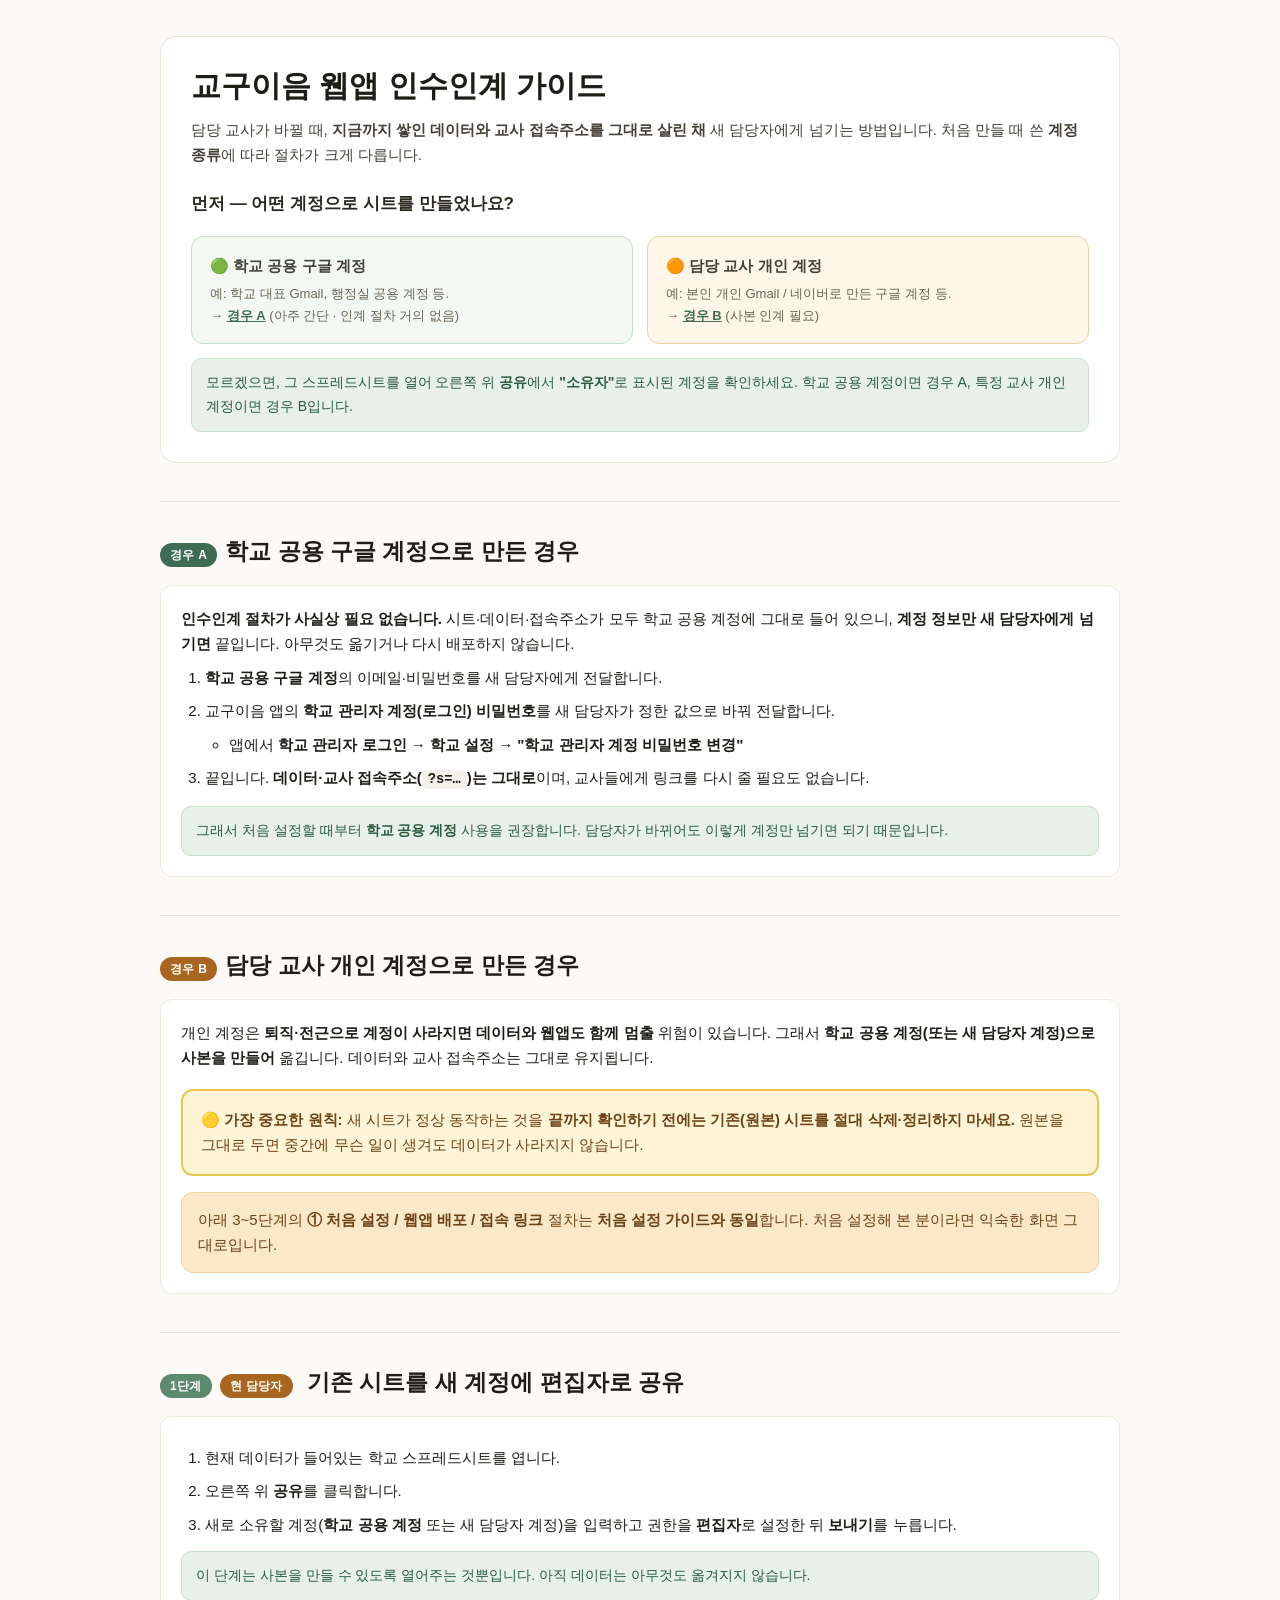
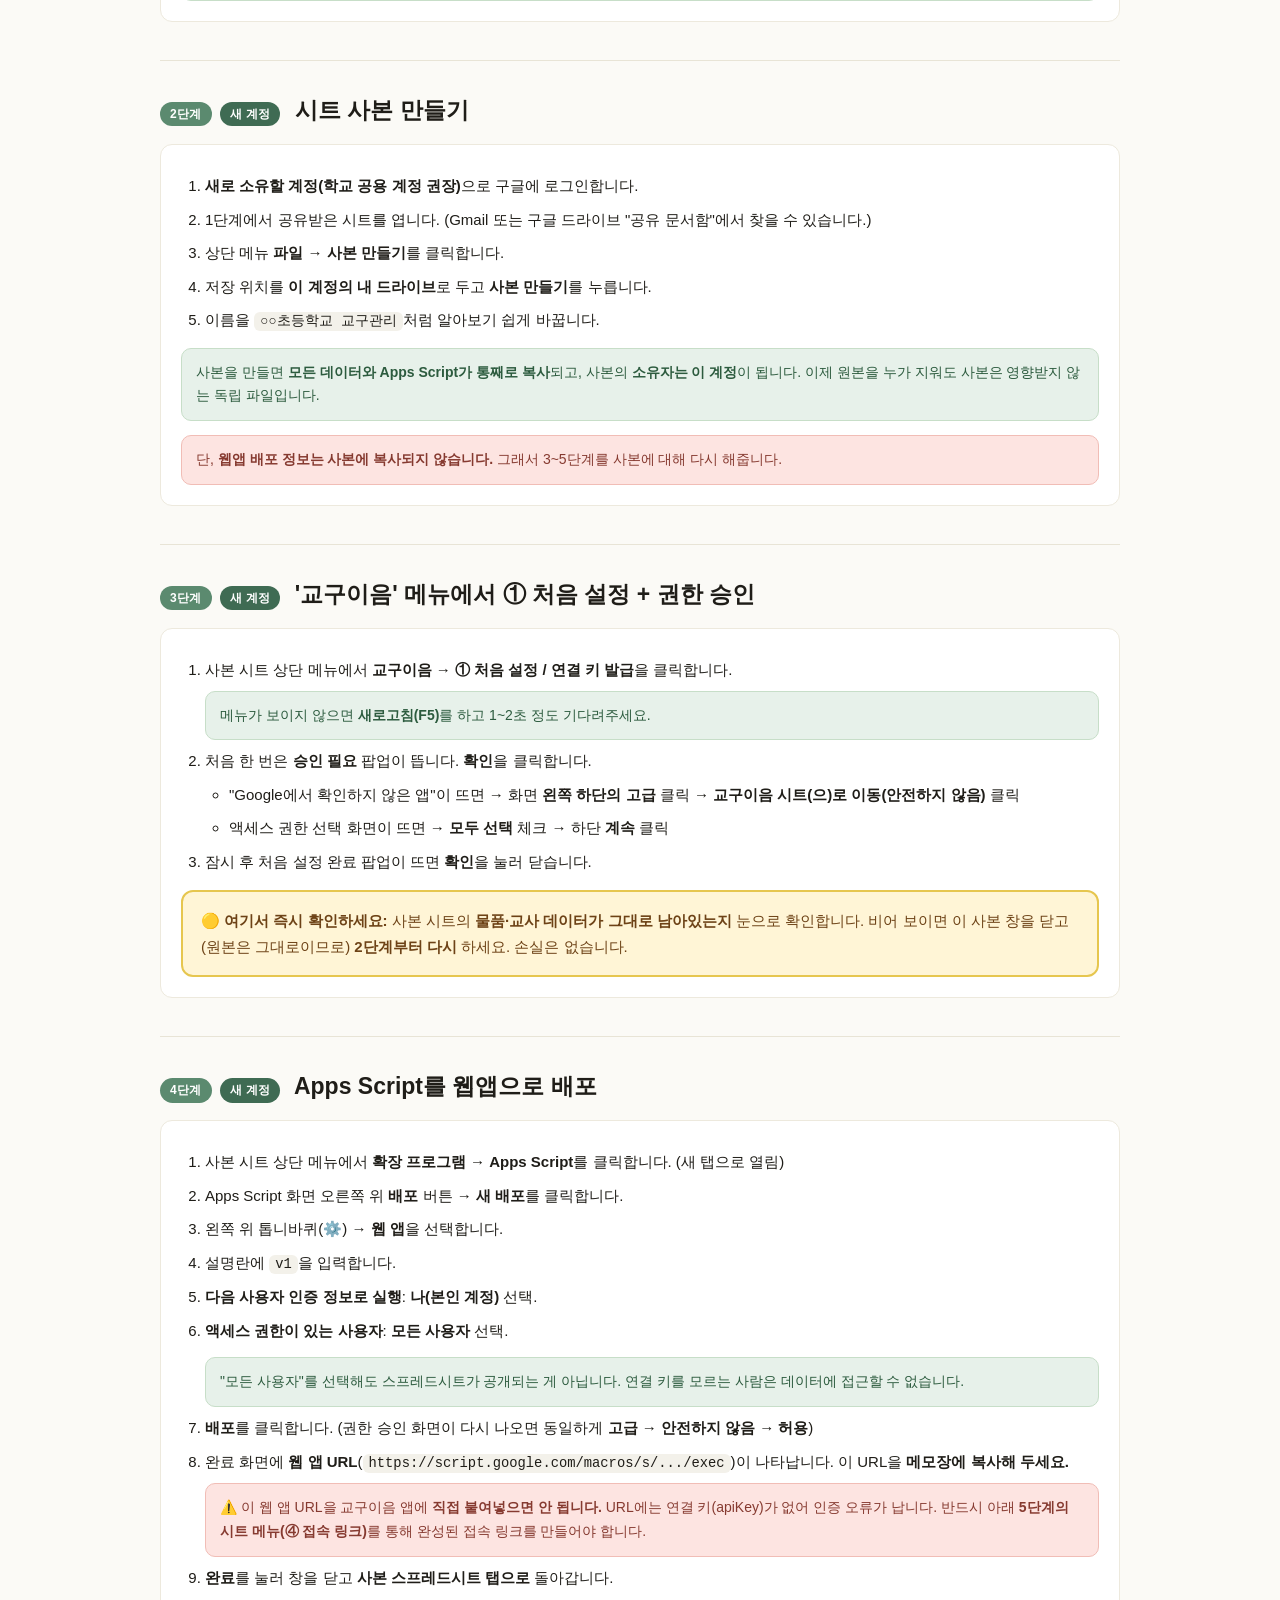
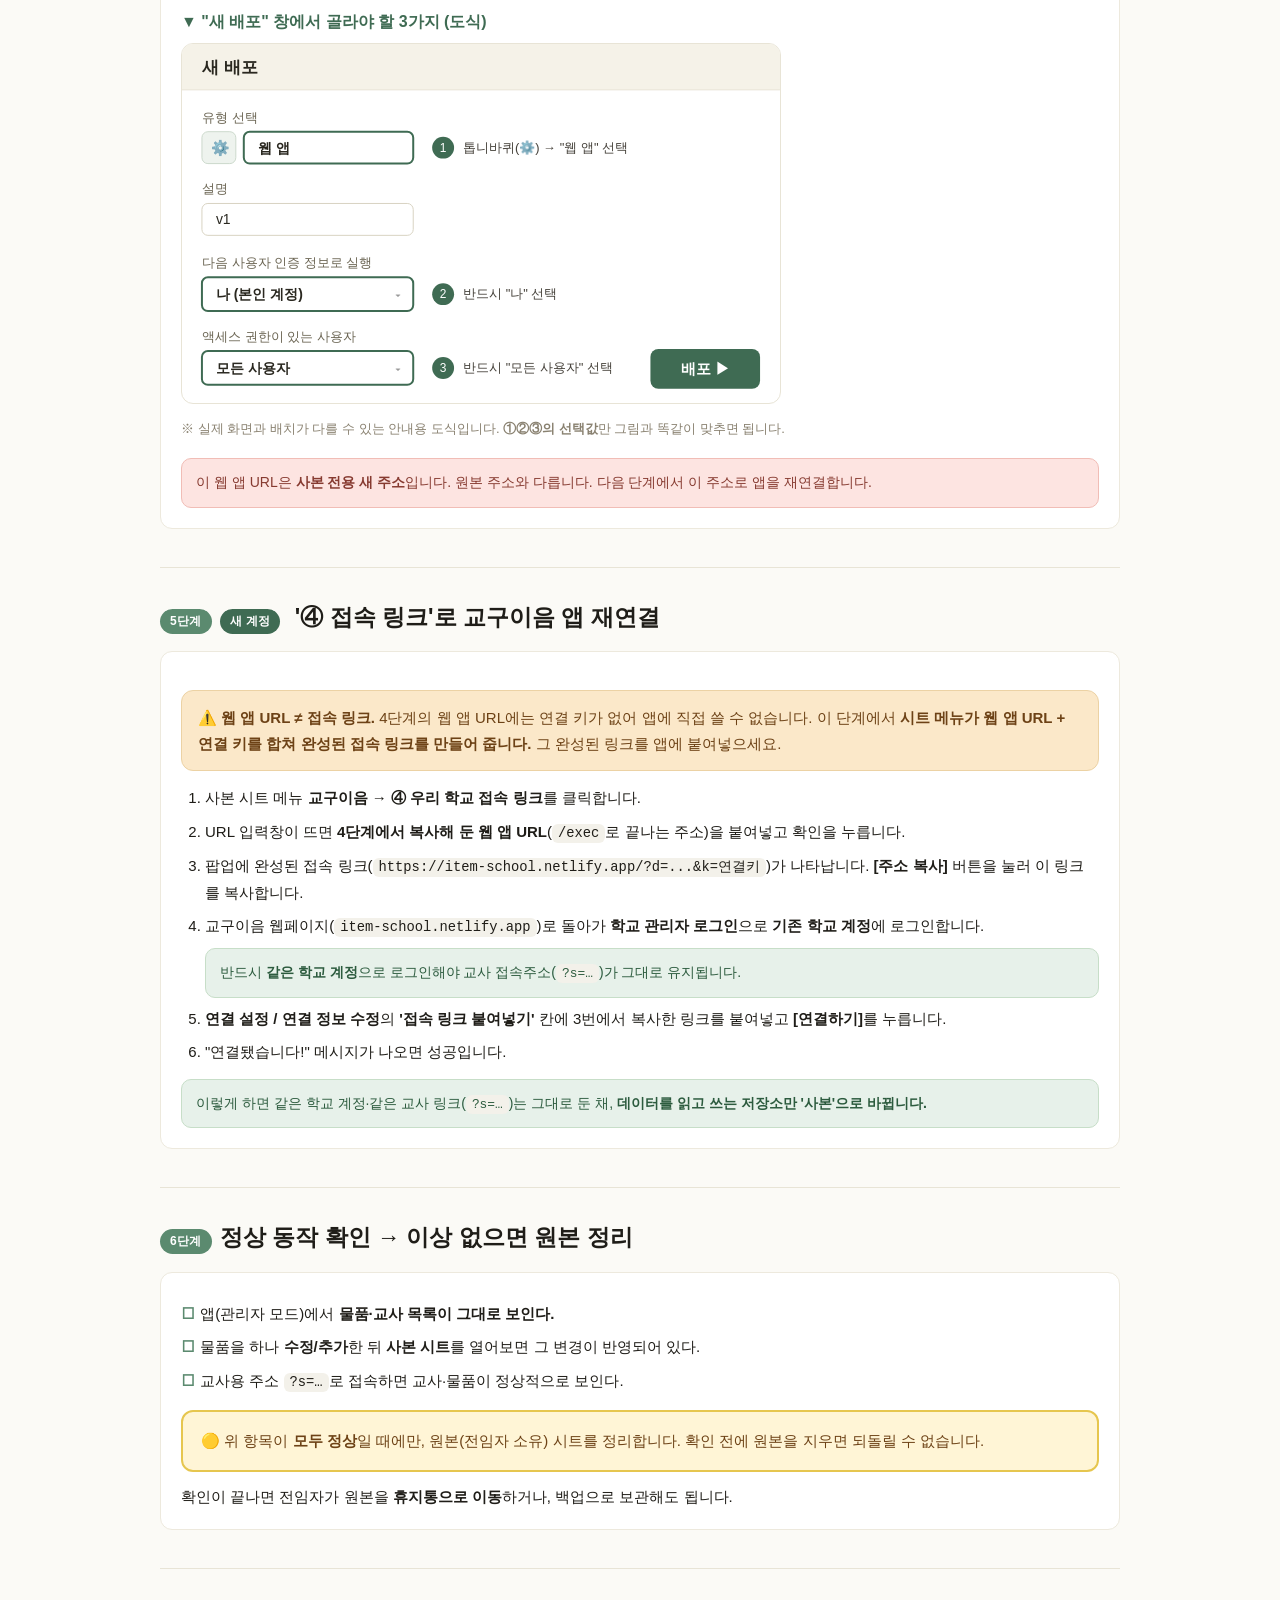
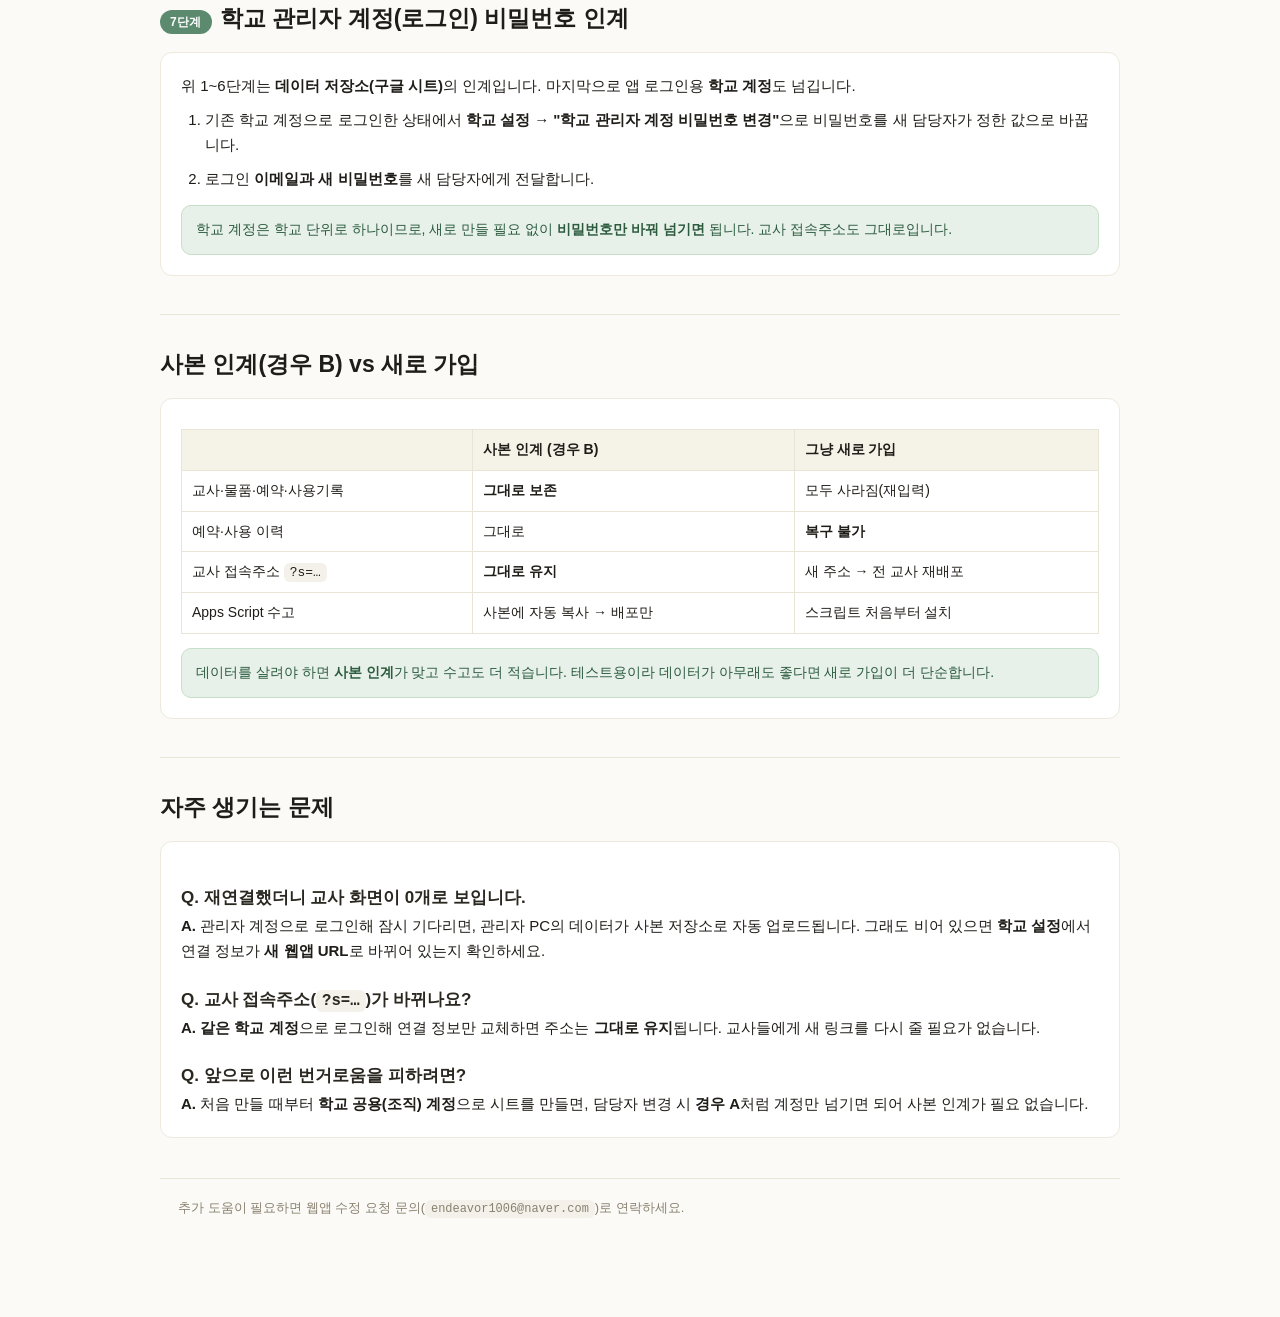
<file: 인수인계가이드.html>
<!doctype html>
<html lang="ko">
  <head>
    <meta charset="UTF-8" />
    <meta name="viewport" content="width=device-width, initial-scale=1.0" />
    <title>교구이음 웹앱 인수인계 가이드</title>
    <link rel="icon" type="image/png" href="./asset/logo_pavicon.png" />
    <style>
      * { box-sizing: border-box; }
      body {
        margin: 0;
        background: #fbfaf6;
        color: #1f1d18;
        font-family: -apple-system, BlinkMacSystemFont, "Segoe UI", "Malgun Gothic", sans-serif;
        line-height: 1.7;
      }
      main {
        width: min(960px, calc(100% - 32px));
        margin: 0 auto;
        padding: 36px 0 80px;
      }
      header {
        padding: 30px;
        border: 1px solid #e8e4d6;
        border-radius: 16px;
        background: #fff;
      }
      h1, h2, h3, h4, p { margin: 0; }
      h1 { font-size: 30px; line-height: 1.25; }
      h2 {
        margin-top: 38px;
        padding-top: 30px;
        border-top: 1px solid #e8e4d6;
        font-size: 23px;
      }
      h3 { margin-top: 22px; font-size: 17px; color: #2a2820; }
      h4 { margin-top: 16px; font-size: 15px; color: #45413a; }
      p, li { font-size: 15px; }
      .lead { margin-top: 12px; color: #45413a; }
      .notice {
        margin-top: 18px;
        padding: 14px 16px;
        border-radius: 12px;
        background: #fbe8c9;
        border: 1px solid #ecd2a4;
        color: #6d4216;
      }
      .tip {
        margin-top: 14px;
        padding: 12px 14px;
        border-radius: 10px;
        background: #e7f1ea;
        border: 1px solid #c7dec8;
        color: #2c5b3e;
        font-size: 14px;
      }
      .warn {
        margin-top: 14px;
        padding: 12px 14px;
        border-radius: 10px;
        background: #fde4e1;
        border: 1px solid #f1bdb6;
        color: #863a30;
        font-size: 14px;
      }
      .card {
        margin-top: 14px;
        padding: 20px;
        border: 1px solid #ede9dd;
        border-radius: 12px;
        background: #fff;
      }
      ol, ul { padding-left: 24px; margin: 8px 0; }
      li + li { margin-top: 8px; }
      code {
        padding: 2px 6px;
        border-radius: 6px;
        background: #f3f1ea;
        font-family: Consolas, "Courier New", monospace;
        font-size: 0.92em;
      }
      .checklist li { list-style: none; margin-left: -24px; }
      .checklist li::before { content: "\2610  "; color: #5b8a6f; font-weight: 700; }
      .who {
        display: inline-block;
        margin-right: 8px;
        padding: 2px 10px;
        border-radius: 999px;
        font-size: 12px;
        font-weight: 700;
        letter-spacing: 0.3px;
        color: #fff;
      }
      .who.old { background: #a86620; }
      .who.new { background: #3f6b53; }
      .stage {
        display: inline-block;
        margin-right: 8px;
        padding: 2px 10px;
        border-radius: 999px;
        background: #5b8a6f;
        color: #fff;
        font-size: 12px;
        font-weight: 700;
        letter-spacing: 0.4px;
      }
      .case-pick {
        display: grid;
        grid-template-columns: 1fr 1fr;
        gap: 14px;
        margin-top: 18px;
      }
      .case-pick .box {
        padding: 16px 18px;
        border-radius: 12px;
        border: 1px solid #ede9dd;
        background: #fff;
      }
      .case-pick .box.a { border-color: #c7dec8; background: #f3f8f3; }
      .case-pick .box.b { border-color: #ecd2a4; background: #fdf6e9; }
      .case-pick .box h4 { margin: 0 0 4px; font-size: 15px; }
      .case-pick .box p { font-size: 13px; color: #6b6553; }
      .case-pick a { font-weight: 700; }
      @media (max-width: 640px) { .case-pick { grid-template-columns: 1fr; } }
      a { color: #3f6b53; font-weight: 700; }
      .golden {
        margin-top: 18px;
        padding: 16px 18px;
        border-radius: 12px;
        background: #fff5d6;
        border: 2px solid #e6c64f;
        color: #6d4216;
        font-size: 15px;
      }
      .footer {
        margin-top: 40px;
        padding: 18px;
        border-top: 1px solid #e8e4d6;
        color: #898170;
        font-size: 13px;
      }
      table { width: 100%; margin-top: 10px; border-collapse: collapse; font-size: 14px; }
      th, td { padding: 8px 10px; border: 1px solid #e8e4d6; text-align: left; vertical-align: top; }
      th { background: #f5f2e8; }
    </style>
  </head>
  <body>
    <main>
      <header>
        <h1>교구이음 웹앱 인수인계 가이드</h1>
        <p class="lead">
          담당 교사가 바뀔 때, <strong>지금까지 쌓인 데이터와 교사 접속주소를 그대로 살린 채</strong>
          새 담당자에게 넘기는 방법입니다. 처음 만들 때 쓴 <strong>계정 종류</strong>에 따라 절차가 크게 다릅니다.
        </p>

        <h3 style="margin-top:22px;">먼저 — 어떤 계정으로 시트를 만들었나요?</h3>
        <div class="case-pick">
          <div class="box a">
            <h4>🟢 학교 공용 구글 계정</h4>
            <p>예: 학교 대표 Gmail, 행정실 공용 계정 등.<br>→ <a href="#caseA">경우 A</a> (아주 간단 · 인계 절차 거의 없음)</p>
          </div>
          <div class="box b">
            <h4>🟠 담당 교사 개인 계정</h4>
            <p>예: 본인 개인 Gmail / 네이버로 만든 구글 계정 등.<br>→ <a href="#caseB">경우 B</a> (사본 인계 필요)</p>
          </div>
        </div>
        <p class="tip">
          모르겠으면, 그 스프레드시트를 열어 오른쪽 위 <strong>공유</strong>에서 <strong>"소유자"</strong>로 표시된 계정을 확인하세요.
          학교 공용 계정이면 경우 A, 특정 교사 개인 계정이면 경우 B입니다.
        </p>
      </header>

      <!-- ───────────────────────── 경우 A ───────────────────────── -->
      <h2 id="caseA"><span class="who old" style="background:#3f6b53;">경우 A</span>학교 공용 구글 계정으로 만든 경우</h2>
      <div class="card">
        <p>
          <strong>인수인계 절차가 사실상 필요 없습니다.</strong> 시트·데이터·접속주소가 모두 학교 공용 계정에
          그대로 들어 있으니, <strong>계정 정보만 새 담당자에게 넘기면</strong> 끝입니다. 아무것도 옮기거나 다시 배포하지 않습니다.
        </p>
        <ol>
          <li><strong>학교 공용 구글 계정</strong>의 이메일·비밀번호를 새 담당자에게 전달합니다.</li>
          <li>교구이음 앱의 <strong>학교 관리자 계정(로그인) 비밀번호</strong>를 새 담당자가 정한 값으로 바꿔 전달합니다.
            <ul>
              <li>앱에서 <strong>학교 관리자 로그인 → 학교 설정 → "학교 관리자 계정 비밀번호 변경"</strong></li>
            </ul>
          </li>
          <li>끝입니다. <strong>데이터·교사 접속주소(<code>?s=…</code>)는 그대로</strong>이며, 교사들에게 링크를 다시 줄 필요도 없습니다.</li>
        </ol>
        <p class="tip">
          그래서 처음 설정할 때부터 <strong>학교 공용 계정</strong> 사용을 권장합니다. 담당자가 바뀌어도 이렇게 계정만 넘기면 되기 때문입니다.
        </p>
      </div>

      <!-- ───────────────────────── 경우 B ───────────────────────── -->
      <h2 id="caseB"><span class="who old" style="background:#a86620;">경우 B</span>담당 교사 개인 계정으로 만든 경우</h2>
      <div class="card">
        <p>
          개인 계정은 <strong>퇴직·전근으로 계정이 사라지면 데이터와 웹앱도 함께 멈출</strong> 위험이 있습니다.
          그래서 <strong>학교 공용 계정(또는 새 담당자 계정)으로 사본을 만들어</strong> 옮깁니다.
          데이터와 교사 접속주소는 그대로 유지됩니다.
        </p>
        <div class="golden">
          🟡 <strong>가장 중요한 원칙:</strong> 새 시트가 정상 동작하는 것을 <strong>끝까지 확인하기 전에는
          기존(원본) 시트를 절대 삭제·정리하지 마세요.</strong> 원본을 그대로 두면 중간에 무슨 일이 생겨도 데이터가 사라지지 않습니다.
        </div>
        <p class="notice" style="margin-top:16px;">
          아래 3~5단계의 <strong>① 처음 설정 / 웹앱 배포 / 접속 링크</strong> 절차는 <strong>처음 설정 가이드와 동일</strong>합니다.
          처음 설정해 본 분이라면 익숙한 화면 그대로입니다.
        </p>
      </div>

      <h2><span class="stage">1단계</span><span class="who old">현 담당자</span> 기존 시트를 새 계정에 편집자로 공유</h2>
      <div class="card">
        <ol>
          <li>현재 데이터가 들어있는 학교 스프레드시트를 엽니다.</li>
          <li>오른쪽 위 <strong>공유</strong>를 클릭합니다.</li>
          <li>새로 소유할 계정(<strong>학교 공용 계정</strong> 또는 새 담당자 계정)을 입력하고 권한을 <strong>편집자</strong>로 설정한 뒤 <strong>보내기</strong>를 누릅니다.</li>
        </ol>
        <p class="tip">이 단계는 사본을 만들 수 있도록 열어주는 것뿐입니다. 아직 데이터는 아무것도 옮겨지지 않습니다.</p>
      </div>

      <h2><span class="stage">2단계</span><span class="who new">새 계정</span> 시트 사본 만들기</h2>
      <div class="card">
        <ol>
          <li><strong>새로 소유할 계정(학교 공용 계정 권장)</strong>으로 구글에 로그인합니다.</li>
          <li>1단계에서 공유받은 시트를 엽니다. (Gmail 또는 구글 드라이브 "공유 문서함"에서 찾을 수 있습니다.)</li>
          <li>상단 메뉴 <strong>파일 → 사본 만들기</strong>를 클릭합니다.</li>
          <li>저장 위치를 <strong>이 계정의 내 드라이브</strong>로 두고 <strong>사본 만들기</strong>를 누릅니다.</li>
          <li>이름을 <code>○○초등학교 교구관리</code>처럼 알아보기 쉽게 바꿉니다.</li>
        </ol>
        <p class="tip">
          사본을 만들면 <strong>모든 데이터와 Apps Script가 통째로 복사</strong>되고, 사본의 <strong>소유자는 이 계정</strong>이 됩니다.
          이제 원본을 누가 지워도 사본은 영향받지 않는 독립 파일입니다.
        </p>
        <p class="warn">단, <strong>웹앱 배포 정보는 사본에 복사되지 않습니다.</strong> 그래서 3~5단계를 사본에 대해 다시 해줍니다.</p>
      </div>

      <h2><span class="stage">3단계</span><span class="who new">새 계정</span> '교구이음' 메뉴에서 ① 처음 설정 + 권한 승인</h2>
      <div class="card">
        <ol>
          <li>사본 시트 상단 메뉴에서 <strong>교구이음 → ① 처음 설정 / 연결 키 발급</strong>을 클릭합니다.
            <p class="tip" style="margin-top:8px;">메뉴가 보이지 않으면 <strong>새로고침(F5)</strong>를 하고 1~2초 정도 기다려주세요.</p>
          </li>
          <li>처음 한 번은 <strong>승인 필요</strong> 팝업이 뜹니다. <strong>확인</strong>을 클릭합니다.
            <ul>
              <li>"Google에서 확인하지 않은 앱"이 뜨면 → 화면 <strong>왼쪽 하단의 고급</strong> 클릭 → <strong>교구이음 시트(으)로 이동(안전하지 않음)</strong> 클릭</li>
              <li>액세스 권한 선택 화면이 뜨면 → <strong>모두 선택</strong> 체크 → 하단 <strong>계속</strong> 클릭</li>
            </ul>
          </li>
          <li>잠시 후 처음 설정 완료 팝업이 뜨면 <strong>확인</strong>을 눌러 닫습니다.</li>
        </ol>
        <div class="golden" style="margin-top:16px;">
          🟡 <strong>여기서 즉시 확인하세요:</strong> 사본 시트의 <strong>물품·교사 데이터가 그대로 남아있는지</strong> 눈으로 확인합니다.
          비어 보이면 이 사본 창을 닫고 (원본은 그대로이므로) <strong>2단계부터 다시</strong> 하세요. 손실은 없습니다.
        </div>
      </div>

      <h2><span class="stage">4단계</span><span class="who new">새 계정</span> Apps Script를 웹앱으로 배포</h2>
      <div class="card">
        <ol>
          <li>사본 시트 상단 메뉴에서 <strong>확장 프로그램 → Apps Script</strong>를 클릭합니다. (새 탭으로 열림)</li>
          <li>Apps Script 화면 오른쪽 위 <strong>배포</strong> 버튼 → <strong>새 배포</strong>를 클릭합니다.</li>
          <li>왼쪽 위 톱니바퀴(⚙️) → <strong>웹 앱</strong>을 선택합니다.</li>
          <li>설명란에 <code>v1</code>을 입력합니다.</li>
          <li><strong>다음 사용자 인증 정보로 실행</strong>: <strong>나(본인 계정)</strong> 선택.</li>
          <li><strong>액세스 권한이 있는 사용자</strong>: <strong>모든 사용자</strong> 선택.
            <p class="tip">"모든 사용자"를 선택해도 스프레드시트가 공개되는 게 아닙니다. 연결 키를 모르는 사람은 데이터에 접근할 수 없습니다.</p>
          </li>
          <li><strong>배포</strong>를 클릭합니다. (권한 승인 화면이 다시 나오면 동일하게 <strong>고급 → 안전하지 않음 → 허용</strong>)</li>
          <li>완료 화면에 <strong>웹 앱 URL</strong>(<code>https://script.google.com/macros/s/.../exec</code>)이 나타납니다.
            이 URL을 <strong>메모장에 복사해 두세요.</strong>
            <p class="warn" style="margin-top:8px;">
              ⚠️ 이 웹 앱 URL을 교구이음 앱에 <strong>직접 붙여넣으면 안 됩니다.</strong>
              URL에는 연결 키(apiKey)가 없어 인증 오류가 납니다.
              반드시 아래 <strong>5단계의 시트 메뉴(④ 접속 링크)</strong>를 통해 완성된 접속 링크를 만들어야 합니다.
            </p>
          </li>
          <li><strong>완료</strong>를 눌러 창을 닫고 <strong>사본 스프레드시트 탭으로</strong> 돌아갑니다.</li>
        </ol>

        <figure style="margin:18px 0 0;">
          <figcaption style="font-weight:700;color:#3f6b53;margin-bottom:8px;">▼ "새 배포" 창에서 골라야 할 3가지 (도식)</figcaption>
          <svg viewBox="0 0 600 360" width="100%" style="max-width:600px;border:1px solid #e8e4d6;border-radius:12px;background:#fff;" role="img" aria-label="새 배포 웹 앱 설정 도식">
            <rect x="0" y="0" width="600" height="46" fill="#f5f2e8"/>
            <text x="20" y="29" font-size="17" font-weight="700" fill="#2a2820">새 배포</text>
            <line x1="0" y1="46" x2="600" y2="46" stroke="#e8e4d6"/>
            <text x="20" y="78" font-size="13" fill="#6b6553">유형 선택</text>
            <rect x="20" y="88" width="34" height="32" rx="6" fill="#eef3ee" stroke="#ccd9cc"/>
            <text x="29" y="109" font-size="15">⚙️</text>
            <rect x="62" y="88" width="170" height="32" rx="6" fill="#fff" stroke="#3f6b53" stroke-width="2"/>
            <text x="76" y="109" font-size="14" font-weight="700" fill="#2a2820">웹 앱</text>
            <circle cx="262" cy="104" r="11" fill="#3f6b53"/><text x="262" y="108" font-size="12" fill="#fff" text-anchor="middle">1</text>
            <text x="282" y="108" font-size="13" fill="#45413a">톱니바퀴(⚙️) → "웹 앱" 선택</text>
            <text x="20" y="150" font-size="13" fill="#6b6553">설명</text>
            <rect x="20" y="160" width="212" height="32" rx="6" fill="#fff" stroke="#d8d3c2"/>
            <text x="34" y="181" font-size="14" fill="#2a2820">v1</text>
            <text x="20" y="224" font-size="13" fill="#6b6553">다음 사용자 인증 정보로 실행</text>
            <rect x="20" y="234" width="212" height="34" rx="6" fill="#fff" stroke="#3f6b53" stroke-width="2"/>
            <text x="34" y="256" font-size="14" font-weight="700" fill="#2a2820">나 (본인 계정)</text>
            <text x="214" y="256" font-size="12" fill="#999">▾</text>
            <circle cx="262" cy="251" r="11" fill="#3f6b53"/><text x="262" y="255" font-size="12" fill="#fff" text-anchor="middle">2</text>
            <text x="282" y="255" font-size="13" fill="#45413a">반드시 "나" 선택</text>
            <text x="20" y="298" font-size="13" fill="#6b6553">액세스 권한이 있는 사용자</text>
            <rect x="20" y="308" width="212" height="34" rx="6" fill="#fff" stroke="#3f6b53" stroke-width="2"/>
            <text x="34" y="330" font-size="14" font-weight="700" fill="#2a2820">모든 사용자</text>
            <text x="214" y="330" font-size="12" fill="#999">▾</text>
            <circle cx="262" cy="325" r="11" fill="#3f6b53"/><text x="262" y="329" font-size="12" fill="#fff" text-anchor="middle">3</text>
            <text x="282" y="329" font-size="13" fill="#45413a">반드시 "모든 사용자" 선택</text>
            <rect x="470" y="306" width="110" height="40" rx="8" fill="#3f6b53"/>
            <text x="525" y="331" font-size="15" font-weight="700" fill="#fff" text-anchor="middle">배포 ▶</text>
          </svg>
          <p style="font-size:13px;color:#898170;margin-top:6px;">※ 실제 화면과 배치가 다를 수 있는 안내용 도식입니다. <strong>①②③의 선택값</strong>만 그림과 똑같이 맞추면 됩니다.</p>
        </figure>
        <p class="warn" style="margin-top:18px;">이 웹 앱 URL은 <strong>사본 전용 새 주소</strong>입니다. 원본 주소와 다릅니다. 다음 단계에서 이 주소로 앱을 재연결합니다.</p>
      </div>

      <h2><span class="stage">5단계</span><span class="who new">새 계정</span> '④ 접속 링크'로 교구이음 앱 재연결</h2>
      <div class="card">
        <p class="notice">
          ⚠️ <strong>웹 앱 URL ≠ 접속 링크.</strong> 4단계의 웹 앱 URL에는 연결 키가 없어 앱에 직접 쓸 수 없습니다.
          이 단계에서 <strong>시트 메뉴가 웹 앱 URL + 연결 키를 합쳐 완성된 접속 링크를 만들어 줍니다.</strong>
          그 완성된 링크를 앱에 붙여넣으세요.
        </p>
        <ol style="margin-top:14px;">
          <li>사본 시트 메뉴 <strong>교구이음 → ④ 우리 학교 접속 링크</strong>를 클릭합니다.</li>
          <li>URL 입력창이 뜨면 <strong>4단계에서 복사해 둔 웹 앱 URL</strong>(<code>/exec</code>로 끝나는 주소)을 붙여넣고 확인을 누릅니다.</li>
          <li>팝업에 완성된 접속 링크(<code>https://item-school.netlify.app/?d=...&amp;k=연결키</code>)가 나타납니다.
            <strong>[주소 복사]</strong> 버튼을 눌러 이 링크를 복사합니다.</li>
          <li>교구이음 웹페이지(<code>item-school.netlify.app</code>)로 돌아가 <strong>학교 관리자 로그인</strong>으로 <strong>기존 학교 계정</strong>에 로그인합니다.
            <p class="tip" style="margin-top:8px;">반드시 <strong>같은 학교 계정</strong>으로 로그인해야 교사 접속주소(<code>?s=…</code>)가 그대로 유지됩니다.</p>
          </li>
          <li><strong>연결 설정 / 연결 정보 수정</strong>의 <strong>'접속 링크 붙여넣기'</strong> 칸에 3번에서 복사한 링크를 붙여넣고 <strong>[연결하기]</strong>를 누릅니다.</li>
          <li>"연결됐습니다!" 메시지가 나오면 성공입니다.</li>
        </ol>
        <p class="tip">이렇게 하면 같은 학교 계정·같은 교사 링크(<code>?s=…</code>)는 그대로 둔 채, <strong>데이터를 읽고 쓰는 저장소만 '사본'으로 바뀝니다.</strong></p>
      </div>

      <h2><span class="stage">6단계</span>정상 동작 확인 → 이상 없으면 원본 정리</h2>
      <div class="card">
        <ul class="checklist">
          <li>앱(관리자 모드)에서 <strong>물품·교사 목록이 그대로 보인다.</strong></li>
          <li>물품을 하나 <strong>수정/추가</strong>한 뒤 <strong>사본 시트</strong>를 열어보면 그 변경이 반영되어 있다.</li>
          <li>교사용 주소 <code>?s=…</code>로 접속하면 교사·물품이 정상적으로 보인다.</li>
        </ul>
        <div class="golden" style="margin-top:16px;">
          🟡 위 항목이 <strong>모두 정상</strong>일 때에만, 원본(전임자 소유) 시트를 정리합니다. 확인 전에 원본을 지우면 되돌릴 수 없습니다.
        </div>
        <p style="margin-top:12px;">확인이 끝나면 전임자가 원본을 <strong>휴지통으로 이동</strong>하거나, 백업으로 보관해도 됩니다.</p>
      </div>

      <h2><span class="stage">7단계</span>학교 관리자 계정(로그인) 비밀번호 인계</h2>
      <div class="card">
        <p>위 1~6단계는 <strong>데이터 저장소(구글 시트)</strong>의 인계입니다. 마지막으로 앱 로그인용 <strong>학교 계정</strong>도 넘깁니다.</p>
        <ol>
          <li>기존 학교 계정으로 로그인한 상태에서 <strong>학교 설정 → "학교 관리자 계정 비밀번호 변경"</strong>으로 비밀번호를 새 담당자가 정한 값으로 바꿉니다.</li>
          <li>로그인 <strong>이메일과 새 비밀번호</strong>를 새 담당자에게 전달합니다.</li>
        </ol>
        <p class="tip">학교 계정은 학교 단위로 하나이므로, 새로 만들 필요 없이 <strong>비밀번호만 바꿔 넘기면</strong> 됩니다. 교사 접속주소도 그대로입니다.</p>
      </div>

      <!-- ───────────────────────── 비교/FAQ ───────────────────────── -->
      <h2>사본 인계(경우 B) vs 새로 가입</h2>
      <div class="card">
        <table>
          <tr><th></th><th>사본 인계 (경우 B)</th><th>그냥 새로 가입</th></tr>
          <tr><td>교사·물품·예약·사용기록</td><td><strong>그대로 보존</strong></td><td>모두 사라짐(재입력)</td></tr>
          <tr><td>예약·사용 이력</td><td>그대로</td><td><strong>복구 불가</strong></td></tr>
          <tr><td>교사 접속주소 <code>?s=…</code></td><td><strong>그대로 유지</strong></td><td>새 주소 → 전 교사 재배포</td></tr>
          <tr><td>Apps Script 수고</td><td>사본에 자동 복사 → 배포만</td><td>스크립트 처음부터 설치</td></tr>
        </table>
        <p class="tip">데이터를 살려야 하면 <strong>사본 인계</strong>가 맞고 수고도 더 적습니다. 테스트용이라 데이터가 아무래도 좋다면 새로 가입이 더 단순합니다.</p>
      </div>

      <h2>자주 생기는 문제</h2>
      <div class="card">
        <h3>Q. 재연결했더니 교사 화면이 0개로 보입니다.</h3>
        <p><strong>A.</strong> 관리자 계정으로 로그인해 잠시 기다리면, 관리자 PC의 데이터가 사본 저장소로 자동 업로드됩니다. 그래도 비어 있으면 <strong>학교 설정</strong>에서 연결 정보가 <strong>새 웹앱 URL</strong>로 바뀌어 있는지 확인하세요.</p>

        <h3>Q. 교사 접속주소(<code>?s=…</code>)가 바뀌나요?</h3>
        <p><strong>A.</strong> <strong>같은 학교 계정</strong>으로 로그인해 연결 정보만 교체하면 주소는 <strong>그대로 유지</strong>됩니다. 교사들에게 새 링크를 다시 줄 필요가 없습니다.</p>

        <h3>Q. 앞으로 이런 번거로움을 피하려면?</h3>
        <p><strong>A.</strong> 처음 만들 때부터 <strong>학교 공용(조직) 계정</strong>으로 시트를 만들면, 담당자 변경 시 <strong>경우 A</strong>처럼 계정만 넘기면 되어 사본 인계가 필요 없습니다.</p>
      </div>

      <p class="footer">추가 도움이 필요하면 웹앱 수정 요청 문의(<code>endeavor1006@naver.com</code>)로 연락하세요.</p>
    </main>
  </body>
</html>
</file>
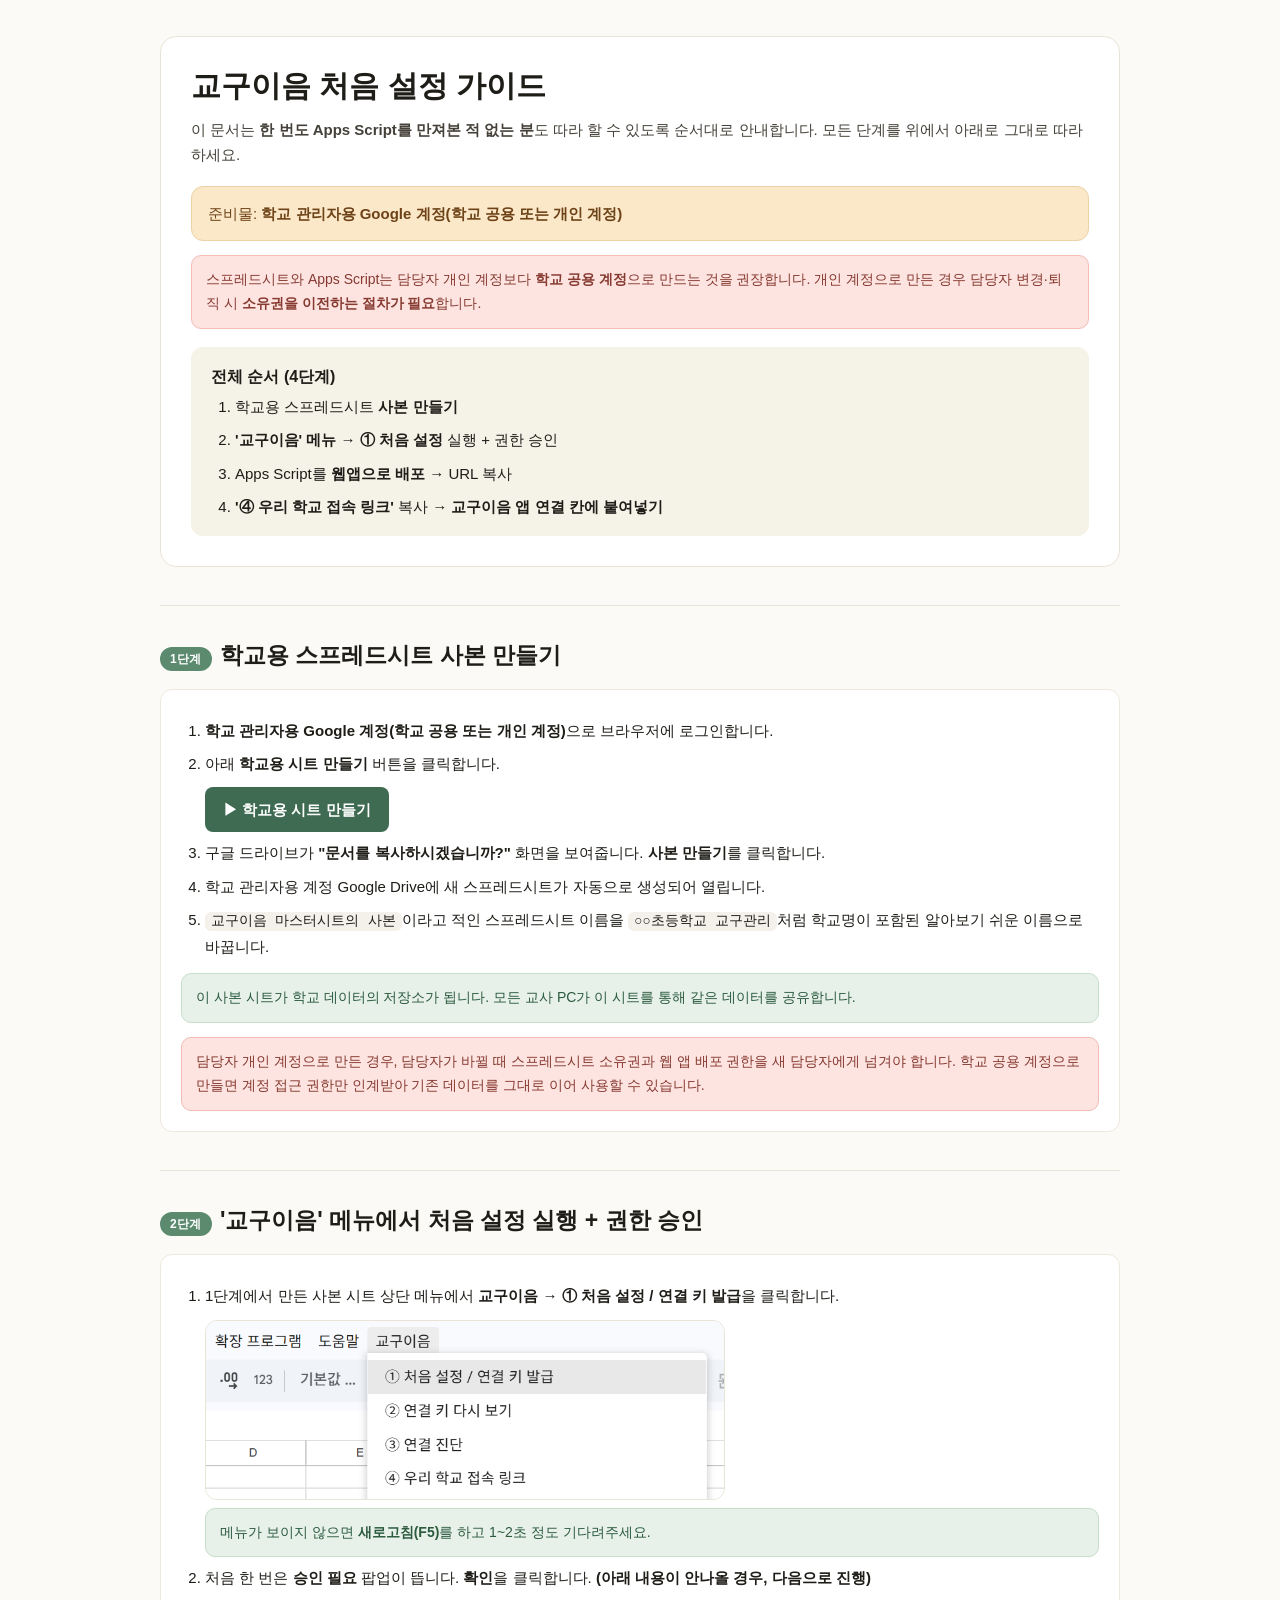
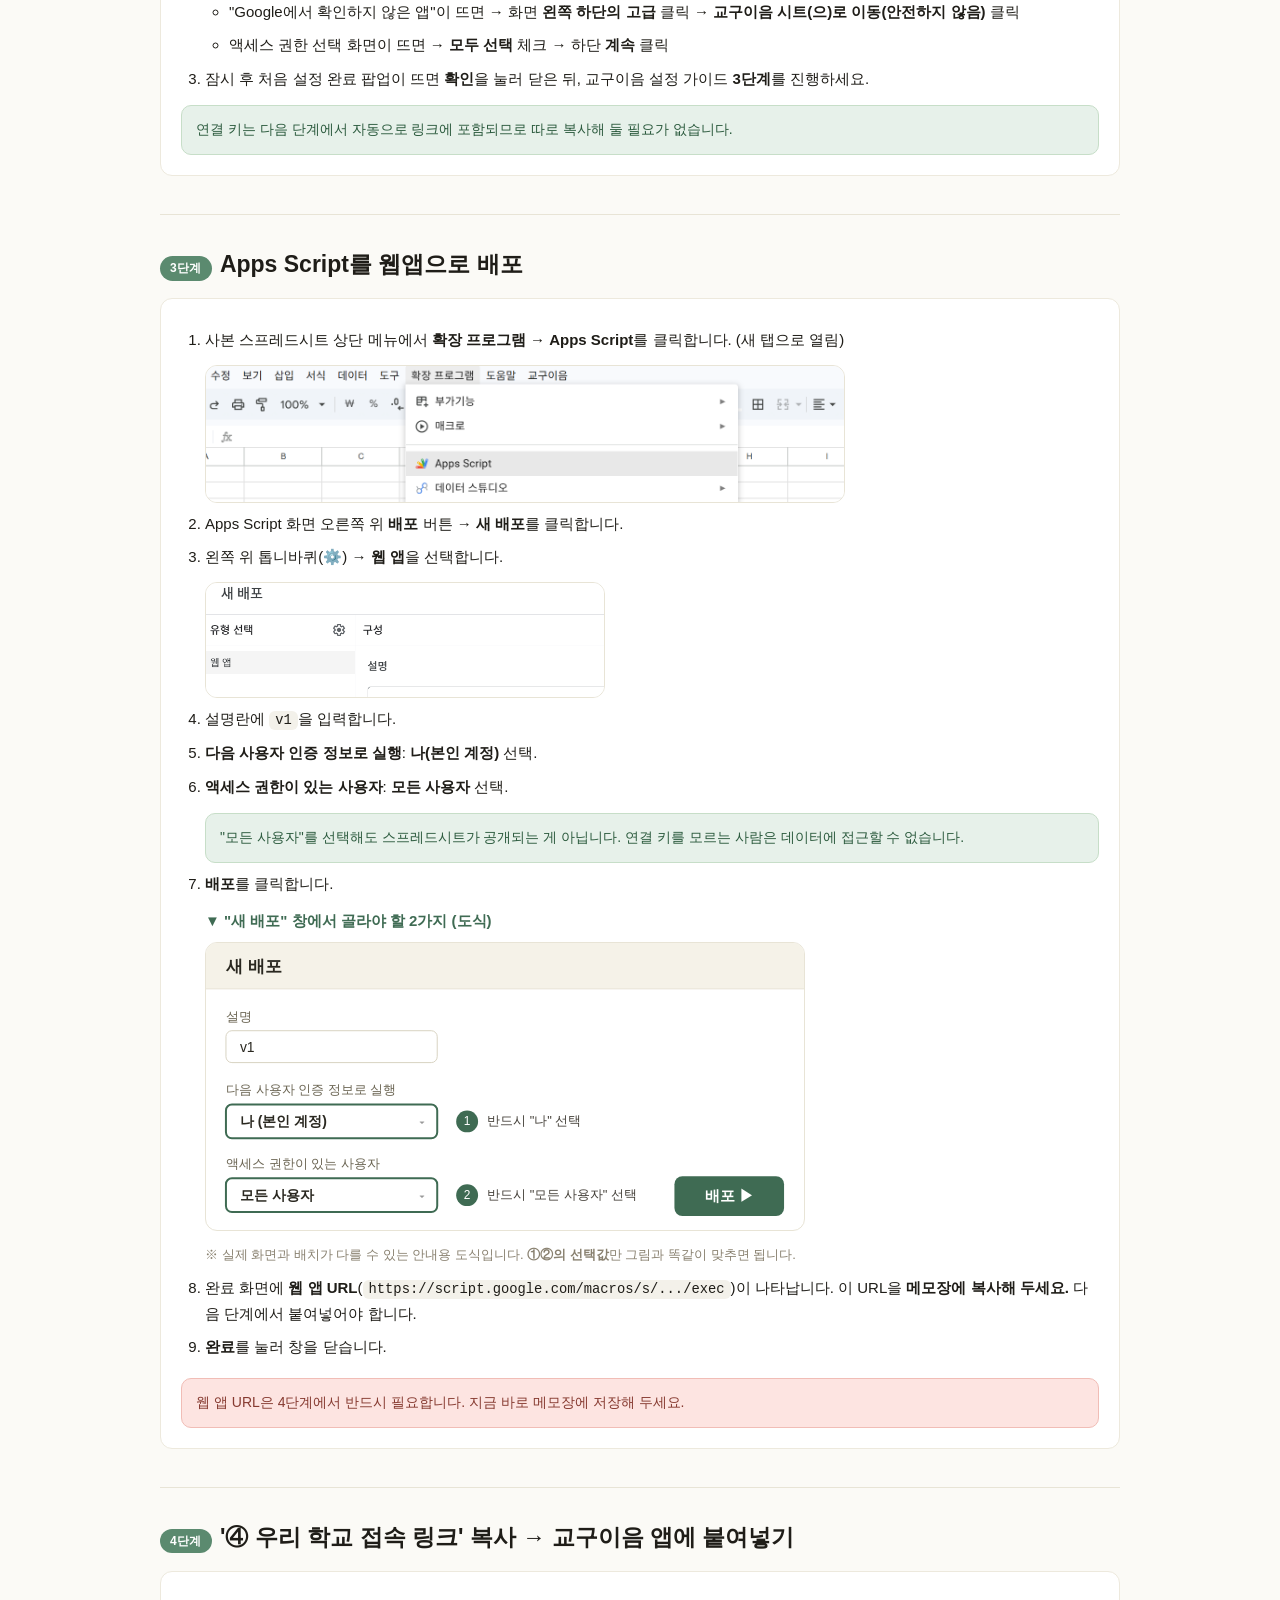
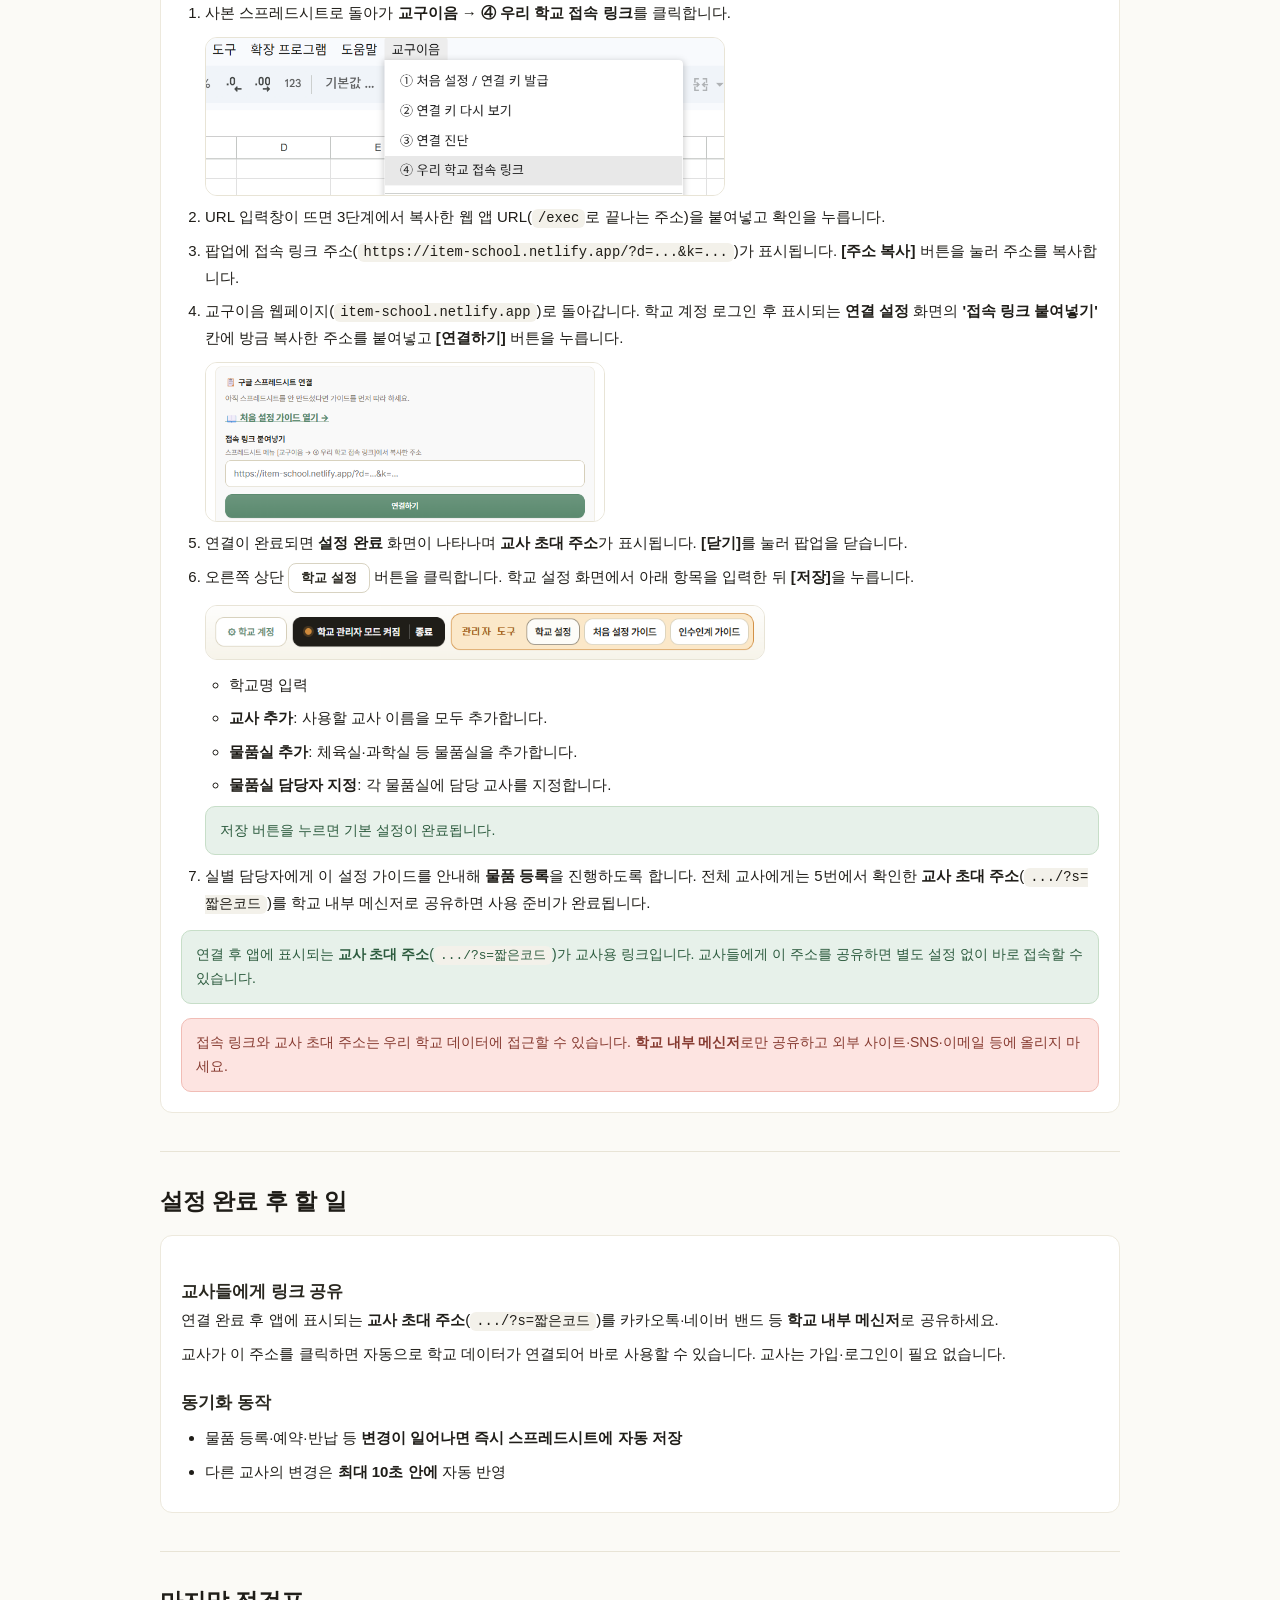
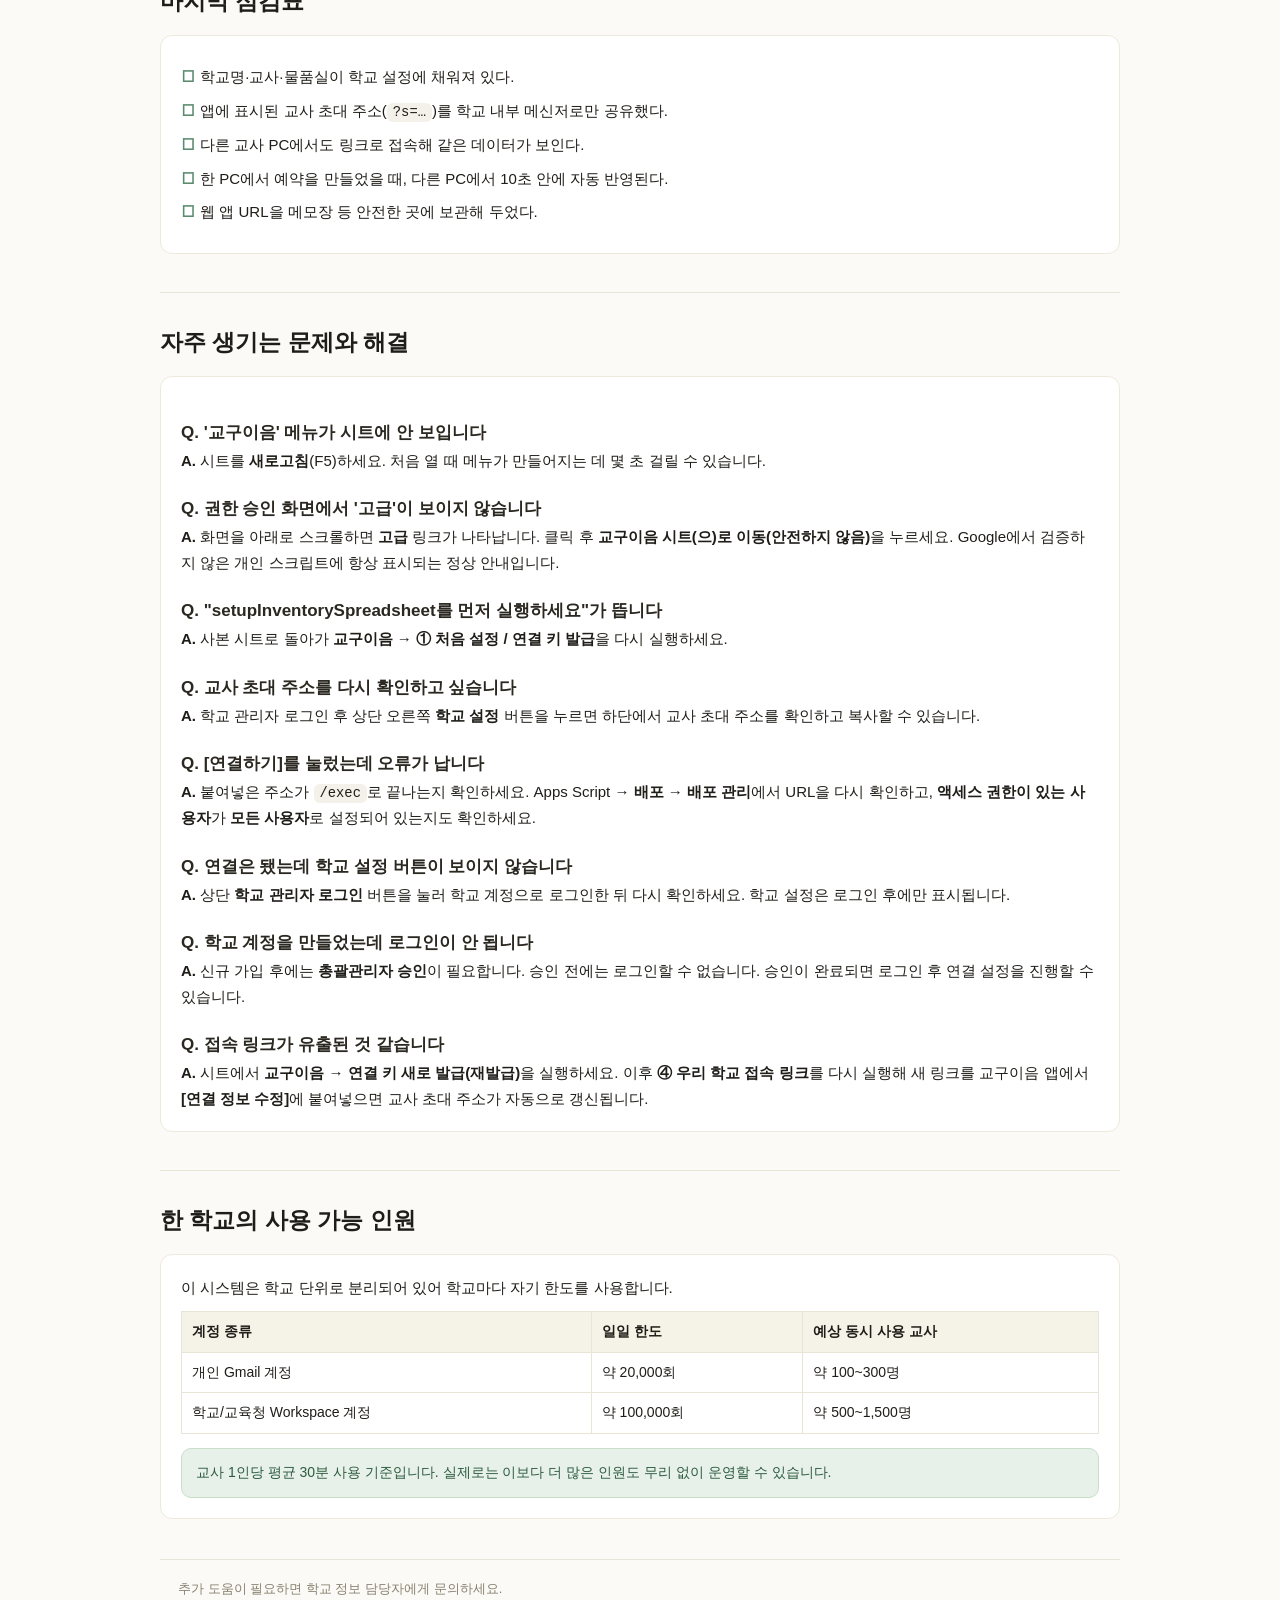
<file: 처음설정가이드.html>
<!doctype html>
<html lang="ko">
  <head>
    <meta charset="UTF-8" />
    <meta name="viewport" content="width=device-width, initial-scale=1.0" />
    <title>교구이음 처음 설정 가이드</title>
    <link rel="icon" type="image/png" href="./asset/logo_pavicon.png" />
    <style>
      * { box-sizing: border-box; }
      body {
        margin: 0;
        background: #fbfaf6;
        color: #1f1d18;
        font-family: -apple-system, BlinkMacSystemFont, "Segoe UI", "Malgun Gothic", sans-serif;
        line-height: 1.7;
      }
      main {
        width: min(960px, calc(100% - 32px));
        margin: 0 auto;
        padding: 36px 0 80px;
      }
      header {
        padding: 30px;
        border: 1px solid #e8e4d6;
        border-radius: 16px;
        background: #fff;
      }
      h1, h2, h3, h4, p { margin: 0; }
      h1 { font-size: 30px; line-height: 1.25; }
      h2 {
        margin-top: 38px;
        padding-top: 30px;
        border-top: 1px solid #e8e4d6;
        font-size: 23px;
      }
      h3 { margin-top: 22px; font-size: 17px; color: #2a2820; }
      h4 { margin-top: 16px; font-size: 15px; color: #45413a; }
      p, li { font-size: 15px; }
      .lead { margin-top: 12px; color: #45413a; }
      .notice {
        margin-top: 18px;
        padding: 14px 16px;
        border-radius: 12px;
        background: #fbe8c9;
        border: 1px solid #ecd2a4;
        color: #6d4216;
      }
      .tip {
        margin-top: 14px;
        padding: 12px 14px;
        border-radius: 10px;
        background: #e7f1ea;
        border: 1px solid #c7dec8;
        color: #2c5b3e;
        font-size: 14px;
      }
      .warn {
        margin-top: 14px;
        padding: 12px 14px;
        border-radius: 10px;
        background: #fde4e1;
        border: 1px solid #f1bdb6;
        color: #863a30;
        font-size: 14px;
      }
      .card {
        margin-top: 14px;
        padding: 20px;
        border: 1px solid #ede9dd;
        border-radius: 12px;
        background: #fff;
      }
      ol, ul { padding-left: 24px; margin: 8px 0; }
      li + li { margin-top: 8px; }
      code {
        padding: 2px 6px;
        border-radius: 6px;
        background: #f3f1ea;
        font-family: Consolas, "Courier New", monospace;
        font-size: 0.92em;
      }
      .checklist li { list-style: none; margin-left: -24px; }
      .checklist li::before { content: "☐ "; color: #5b8a6f; font-weight: 700; }
      .step-title {
        display: inline-block;
        margin-bottom: 6px;
        color: #3f6b53;
        font-weight: 800;
      }
      .stage {
        display: inline-block;
        margin-right: 8px;
        padding: 2px 10px;
        border-radius: 999px;
        background: #5b8a6f;
        color: #fff;
        font-size: 12px;
        font-weight: 700;
        letter-spacing: 0.4px;
      }
      a { color: #3f6b53; font-weight: 700; }
      .toc {
        margin-top: 18px;
        padding: 16px 20px;
        background: #f5f2e8;
        border-radius: 12px;
      }
      .toc ol { margin: 4px 0 0; }
      .footer {
        margin-top: 40px;
        padding: 18px;
        border-top: 1px solid #e8e4d6;
        color: #898170;
        font-size: 13px;
      }
      table {
        width: 100%;
        margin-top: 10px;
        border-collapse: collapse;
        font-size: 14px;
      }
      th, td {
        padding: 8px 10px;
        border: 1px solid #e8e4d6;
        text-align: left;
        vertical-align: top;
      }
      th { background: #f5f2e8; }
      kbd {
        padding: 2px 6px;
        border: 1px solid #d8d3c2;
        border-bottom-width: 2px;
        border-radius: 6px;
        background: #fff;
        font-family: Consolas, "Courier New", monospace;
        font-size: 0.88em;
      }
    </style>
  </head>
  <body>
    <main>
      <header>
        <h1>교구이음 처음 설정 가이드</h1>
        <p class="lead">
          이 문서는 <strong>한 번도 Apps Script를 만져본 적 없는 분</strong>도 따라 할 수 있도록
          순서대로 안내합니다. 모든 단계를 위에서 아래로 그대로 따라 하세요.
        </p>
        <p class="notice">
          준비물: <strong>학교 관리자용 Google 계정(학교 공용 또는 개인 계정)</strong>
        </p>
        <p class="warn">
          스프레드시트와 Apps Script는 담당자 개인 계정보다 <strong>학교 공용 계정</strong>으로 만드는 것을 권장합니다.
          개인 계정으로 만든 경우 담당자 변경·퇴직 시 <strong>소유권을 이전하는 절차가 필요</strong>합니다.
        </p>
        <div class="toc">
          <strong>전체 순서 (4단계)</strong>
          <ol>
            <li>학교용 스프레드시트 <strong>사본 만들기</strong></li>
            <li><strong>'교구이음' 메뉴 → ① 처음 설정</strong> 실행 + 권한 승인</li>
            <li>Apps Script를 <strong>웹앱으로 배포</strong> → URL 복사</li>
            <li><strong>'④ 우리 학교 접속 링크'</strong> 복사 → <strong>교구이음 앱 연결 칸에 붙여넣기</strong></li>
          </ol>
        </div>
      </header>

      <h2><span class="stage">1단계</span>학교용 스프레드시트 사본 만들기</h2>
      <div class="card">
        <ol>
          <li><strong>학교 관리자용 Google 계정(학교 공용 또는 개인 계정)</strong>으로 브라우저에 로그인합니다.</li>
          <li>아래 <strong>학교용 시트 만들기</strong> 버튼을 클릭합니다.
            <p style="margin-top:10px;">
              <a href="https://docs.google.com/spreadsheets/d/1q0fny_Xczq6Anbk1VUgk_k2NR7bm1OktCqqMPXh4YKA/copy" target="_blank" rel="noopener" style="display:inline-block;padding:10px 18px;background:#3f6b53;color:#fff;border-radius:8px;text-decoration:none;font-weight:700;">▶ 학교용 시트 만들기</a>
            </p>
          </li>
          <li>구글 드라이브가 <strong>"문서를 복사하시겠습니까?"</strong> 화면을 보여줍니다. <strong>사본 만들기</strong>를 클릭합니다.</li>
          <li>학교 관리자용 계정 Google Drive에 새 스프레드시트가 자동으로 생성되어 열립니다.</li>
          <li><code>교구이음 마스터시트의 사본</code>이라고 적인 스프레드시트 이름을 <code>○○초등학교 교구관리</code>처럼 학교명이 포함된 알아보기 쉬운 이름으로 바꿉니다.</li>
        </ol>
        <p class="tip">
          이 사본 시트가 학교 데이터의 저장소가 됩니다. 모든 교사 PC가 이 시트를 통해 같은 데이터를 공유합니다.
        </p>
        <p class="warn">
          담당자 개인 계정으로 만든 경우, 담당자가 바뀔 때 스프레드시트 소유권과 웹 앱 배포 권한을 새 담당자에게 넘겨야 합니다.
          학교 공용 계정으로 만들면 계정 접근 권한만 인계받아 기존 데이터를 그대로 이어 사용할 수 있습니다.
        </p>
      </div>

      <h2><span class="stage">2단계</span>'교구이음' 메뉴에서 처음 설정 실행 + 권한 승인</h2>
      <div class="card">
        <ol>
          <li>1단계에서 만든 사본 시트 상단 메뉴에서 <strong>교구이음 → ① 처음 설정 / 연결 키 발급</strong>을 클릭합니다.
            <figure style="margin:12px 0 0;">
              <img src="./asset/guide-step2-menu.png" alt="교구이음 메뉴에서 ① 처음 설정 / 연결 키 발급 선택"
                style="width:100%;max-width:520px;border:1px solid #e8e4d6;border-radius:12px;background:#fff;display:block;" />
            </figure>
            <p class="tip" style="margin-top:8px;">
              메뉴가 보이지 않으면 <strong>새로고침(F5)</strong>를 하고 1~2초 정도 기다려주세요.
            </p>
          </li>
          <li>처음 한 번은 <strong>승인 필요</strong> 팝업이 뜹니다. <strong>확인</strong>을 클릭합니다. <strong>(아래 내용이 안나올 경우, 다음으로 진행)</strong>
            <ul>
              <li>"Google에서 확인하지 않은 앱"이 뜨면 → 화면 <strong>왼쪽 하단의 고급</strong> 클릭 → <strong>교구이음 시트(으)로 이동(안전하지 않음)</strong> 클릭</li>
              <li>액세스 권한 선택 화면이 뜨면 → <strong>모두 선택</strong> 체크 → 하단 <strong>계속</strong> 클릭</li>
            </ul>
          </li>
          <li>잠시 후 처음 설정 완료 팝업이 뜨면 <strong>확인</strong>을 눌러 닫은 뒤, 교구이음 설정 가이드 <strong>3단계</strong>를 진행하세요.</li>
        </ol>
        <p class="tip">
          연결 키는 다음 단계에서 자동으로 링크에 포함되므로 따로 복사해 둘 필요가 없습니다.
        </p>
      </div>

      <h2><span class="stage">3단계</span>Apps Script를 웹앱으로 배포</h2>
      <div class="card">
        <ol>
          <li>사본 스프레드시트 상단 메뉴에서 <strong>확장 프로그램 → Apps Script</strong>를 클릭합니다. (새 탭으로 열림)
            <figure style="margin:12px 0 0;">
              <img src="./asset/guide-step3-appsscript.png" alt="확장 프로그램 메뉴에서 Apps Script 선택"
                style="width:100%;max-width:640px;border:1px solid #e8e4d6;border-radius:12px;background:#fff;display:block;" />
            </figure>
          </li>
          <li>Apps Script 화면 오른쪽 위 <strong>배포</strong> 버튼 → <strong>새 배포</strong>를 클릭합니다.</li>
          <li>왼쪽 위 톱니바퀴(⚙️) → <strong>웹 앱</strong>을 선택합니다.
            <figure style="margin:12px 0 0;">
              <img src="./asset/guide-step3-webapp.png" alt="새 배포 창에서 유형 선택 → 웹 앱 선택"
                style="width:100%;max-width:400px;border:1px solid #e8e4d6;border-radius:12px;background:#fff;display:block;" />
            </figure>
          </li>
          <li>설명란에 <code>v1</code>을 입력합니다.</li>
          <li><strong>다음 사용자 인증 정보로 실행</strong>: <strong>나(본인 계정)</strong> 선택.</li>
          <li><strong>액세스 권한이 있는 사용자</strong>: <strong>모든 사용자</strong> 선택.
            <p class="tip">
              "모든 사용자"를 선택해도 스프레드시트가 공개되는 게 아닙니다.
              연결 키를 모르는 사람은 데이터에 접근할 수 없습니다.
            </p>
          </li>
          <li><strong>배포</strong>를 클릭합니다.
            <figure style="margin:12px 0 0;">
              <figcaption style="font-weight:700;color:#3f6b53;margin-bottom:8px;">▼ "새 배포" 창에서 골라야 할 2가지 (도식)</figcaption>
              <svg viewBox="0 0 600 288" width="100%" style="max-width:600px;border:1px solid #e8e4d6;border-radius:12px;background:#fff;" role="img" aria-label="새 배포 웹 앱 설정 도식">
                <rect x="0" y="0" width="600" height="46" fill="#f5f2e8"/>
                <text x="20" y="29" font-size="17" font-weight="700" fill="#2a2820">새 배포</text>
                <line x1="0" y1="46" x2="600" y2="46" stroke="#e8e4d6"/>

                <text x="20" y="78" font-size="13" fill="#6b6553">설명</text>
                <rect x="20" y="88" width="212" height="32" rx="6" fill="#fff" stroke="#d8d3c2"/>
                <text x="34" y="109" font-size="14" fill="#2a2820">v1</text>

                <text x="20" y="152" font-size="13" fill="#6b6553">다음 사용자 인증 정보로 실행</text>
                <rect x="20" y="162" width="212" height="34" rx="6" fill="#fff" stroke="#3f6b53" stroke-width="2"/>
                <text x="34" y="184" font-size="14" font-weight="700" fill="#2a2820">나 (본인 계정)</text>
                <text x="214" y="184" font-size="12" fill="#999">▾</text>
                <circle cx="262" cy="179" r="11" fill="#3f6b53"/><text x="262" y="183" font-size="12" fill="#fff" text-anchor="middle">1</text>
                <text x="282" y="183" font-size="13" fill="#45413a">반드시 "나" 선택</text>

                <text x="20" y="226" font-size="13" fill="#6b6553">액세스 권한이 있는 사용자</text>
                <rect x="20" y="236" width="212" height="34" rx="6" fill="#fff" stroke="#3f6b53" stroke-width="2"/>
                <text x="34" y="258" font-size="14" font-weight="700" fill="#2a2820">모든 사용자</text>
                <text x="214" y="258" font-size="12" fill="#999">▾</text>
                <circle cx="262" cy="253" r="11" fill="#3f6b53"/><text x="262" y="257" font-size="12" fill="#fff" text-anchor="middle">2</text>
                <text x="282" y="257" font-size="13" fill="#45413a">반드시 "모든 사용자" 선택</text>

                <rect x="470" y="234" width="110" height="40" rx="8" fill="#3f6b53"/>
                <text x="525" y="259" font-size="15" font-weight="700" fill="#fff" text-anchor="middle">배포 ▶</text>
              </svg>
              <p style="font-size:13px;color:#898170;margin-top:6px;">※ 실제 화면과 배치가 다를 수 있는 안내용 도식입니다. <strong>①②의 선택값</strong>만 그림과 똑같이 맞추면 됩니다.</p>
            </figure>
          </li>
          <li>완료 화면에 <strong>웹 앱 URL</strong>(<code>https://script.google.com/macros/s/.../exec</code>)이 나타납니다.
            이 URL을 <strong>메모장에 복사해 두세요.</strong> 다음 단계에서 붙여넣어야 합니다.
          </li>
          <li><strong>완료</strong>를 눌러 창을 닫습니다.</li>
        </ol>

        <p class="warn" style="margin-top:18px;">
          웹 앱 URL은 4단계에서 반드시 필요합니다. 지금 바로 메모장에 저장해 두세요.
        </p>
      </div>

      <h2><span class="stage">4단계</span>'④ 우리 학교 접속 링크' 복사 → 교구이음 앱에 붙여넣기</h2>
      <div class="card">
        <ol>
          <li>사본 스프레드시트로 돌아가 <strong>교구이음 → ④ 우리 학교 접속 링크</strong>를 클릭합니다.
            <figure style="margin:12px 0 0;">
              <img src="./asset/guide-step4-link.png" alt="교구이음 메뉴에서 ④ 우리 학교 접속 링크 선택"
                style="width:100%;max-width:520px;border:1px solid #e8e4d6;border-radius:12px;background:#fff;display:block;" />
            </figure>
          </li>
          <li>URL 입력창이 뜨면 3단계에서 복사한 웹 앱 URL(<code>/exec</code>로 끝나는 주소)을 붙여넣고 확인을 누릅니다.</li>
          <li>팝업에 접속 링크 주소(<code>https://item-school.netlify.app/?d=...&k=...</code>)가 표시됩니다. <strong>[주소 복사]</strong> 버튼을 눌러 주소를 복사합니다.</li>
          <li>교구이음 웹페이지(<code>item-school.netlify.app</code>)로 돌아갑니다. 학교 계정 로그인 후 표시되는 <strong>연결 설정</strong> 화면의 <strong>'접속 링크 붙여넣기'</strong> 칸에 방금 복사한 주소를 붙여넣고 <strong>[연결하기]</strong> 버튼을 누릅니다.
            <figure style="margin:12px 0 0;">
              <img src="./asset/guide-step4-paste.png" alt="연결 설정 화면의 접속 링크 붙여넣기 칸에 주소를 붙여넣고 연결하기"
                style="width:100%;max-width:400px;border:1px solid #e8e4d6;border-radius:12px;background:#fff;display:block;" />
            </figure>
          </li>
          <li>연결이 완료되면 <strong>설정 완료</strong> 화면이 나타나며 <strong>교사 초대 주소</strong>가 표시됩니다. <strong>[닫기]</strong>를 눌러 팝업을 닫습니다.</li>
          <li>오른쪽 상단 <span style="display:inline-block;padding:3px 12px;border:1px solid #d8d3c2;border-radius:8px;background:#fff;font-size:13px;font-weight:700;color:#2a2820;vertical-align:middle;">학교 설정</span> 버튼을 클릭합니다. 학교 설정 화면에서 아래 항목을 입력한 뒤 <strong>[저장]</strong>을 누릅니다.
            <figure style="margin:12px 0;">
              <img src="./asset/guide-step4-settings.png" alt="상단 관리자 도구의 학교 설정 버튼 위치"
                style="width:100%;max-width:560px;border:1px solid #e8e4d6;border-radius:12px;background:#fff;display:block;" />
            </figure>
            <ul>
              <li>학교명 입력</li>
              <li><strong>교사 추가</strong>: 사용할 교사 이름을 모두 추가합니다.</li>
              <li><strong>물품실 추가</strong>: 체육실·과학실 등 물품실을 추가합니다.</li>
              <li><strong>물품실 담당자 지정</strong>: 각 물품실에 담당 교사를 지정합니다.</li>
            </ul>
            <p class="tip" style="margin-top:8px;">저장 버튼을 누르면 기본 설정이 완료됩니다.</p>
          </li>
          <li>실별 담당자에게 이 설정 가이드를 안내해 <strong>물품 등록</strong>을 진행하도록 합니다. 전체 교사에게는 5번에서 확인한 <strong>교사 초대 주소</strong>(<code>.../?s=짧은코드</code>)를 학교 내부 메신저로 공유하면 사용 준비가 완료됩니다.</li>
        </ol>
        <p class="tip">
          연결 후 앱에 표시되는 <strong>교사 초대 주소</strong>(<code>.../?s=짧은코드</code>)가 교사용 링크입니다.
          교사들에게 이 주소를 공유하면 별도 설정 없이 바로 접속할 수 있습니다.
        </p>
        <p class="warn">
          접속 링크와 교사 초대 주소는 우리 학교 데이터에 접근할 수 있습니다. <strong>학교 내부 메신저</strong>로만 공유하고
          외부 사이트·SNS·이메일 등에 올리지 마세요.
        </p>
      </div>

      <h2>설정 완료 후 할 일</h2>
      <div class="card">
        <h3>교사들에게 링크 공유</h3>
        <p>연결 완료 후 앱에 표시되는 <strong>교사 초대 주소</strong>(<code>.../?s=짧은코드</code>)를 카카오톡·네이버 밴드 등 <strong>학교 내부 메신저</strong>로 공유하세요.</p>
        <p style="margin-top:8px;">교사가 이 주소를 클릭하면 자동으로 학교 데이터가 연결되어 바로 사용할 수 있습니다. 교사는 가입·로그인이 필요 없습니다.</p>

        <h3>동기화 동작</h3>
        <ul>
          <li>물품 등록·예약·반납 등 <strong>변경이 일어나면 즉시 스프레드시트에 자동 저장</strong></li>
          <li>다른 교사의 변경은 <strong>최대 10초 안에</strong> 자동 반영</li>
        </ul>
      </div>

      <h2>마지막 점검표</h2>
      <div class="card">
        <ul class="checklist">
          <li>학교명·교사·물품실이 학교 설정에 채워져 있다.</li>
          <li>앱에 표시된 교사 초대 주소(<code>?s=…</code>)를 학교 내부 메신저로만 공유했다.</li>
          <li>다른 교사 PC에서도 링크로 접속해 같은 데이터가 보인다.</li>
          <li>한 PC에서 예약을 만들었을 때, 다른 PC에서 10초 안에 자동 반영된다.</li>
          <li>웹 앱 URL을 메모장 등 안전한 곳에 보관해 두었다.</li>
        </ul>
      </div>

      <h2>자주 생기는 문제와 해결</h2>
      <div class="card">
        <h3>Q. '교구이음' 메뉴가 시트에 안 보입니다</h3>
        <p><strong>A.</strong> 시트를 <strong>새로고침</strong>(F5)하세요. 처음 열 때 메뉴가 만들어지는 데 몇 초 걸릴 수 있습니다.</p>

        <h3>Q. 권한 승인 화면에서 '고급'이 보이지 않습니다</h3>
        <p><strong>A.</strong> 화면을 아래로 스크롤하면 <strong>고급</strong> 링크가 나타납니다. 클릭 후 <strong>교구이음 시트(으)로 이동(안전하지 않음)</strong>을 누르세요. Google에서 검증하지 않은 개인 스크립트에 항상 표시되는 정상 안내입니다.</p>

        <h3>Q. "setupInventorySpreadsheet를 먼저 실행하세요"가 뜹니다</h3>
        <p><strong>A.</strong> 사본 시트로 돌아가 <strong>교구이음 → ① 처음 설정 / 연결 키 발급</strong>을 다시 실행하세요.</p>

        <h3>Q. 교사 초대 주소를 다시 확인하고 싶습니다</h3>
        <p><strong>A.</strong> 학교 관리자 로그인 후 상단 오른쪽 <strong>학교 설정</strong> 버튼을 누르면 하단에서 교사 초대 주소를 확인하고 복사할 수 있습니다.</p>

        <h3>Q. [연결하기]를 눌렀는데 오류가 납니다</h3>
        <p><strong>A.</strong> 붙여넣은 주소가 <code>/exec</code>로 끝나는지 확인하세요. Apps Script → <strong>배포 → 배포 관리</strong>에서 URL을 다시 확인하고, <strong>액세스 권한이 있는 사용자</strong>가 <strong>모든 사용자</strong>로 설정되어 있는지도 확인하세요.</p>

        <h3>Q. 연결은 됐는데 학교 설정 버튼이 보이지 않습니다</h3>
        <p><strong>A.</strong> 상단 <strong>학교 관리자 로그인</strong> 버튼을 눌러 학교 계정으로 로그인한 뒤 다시 확인하세요. 학교 설정은 로그인 후에만 표시됩니다.</p>

        <h3>Q. 학교 계정을 만들었는데 로그인이 안 됩니다</h3>
        <p><strong>A.</strong> 신규 가입 후에는 <strong>총괄관리자 승인</strong>이 필요합니다. 승인 전에는 로그인할 수 없습니다. 승인이 완료되면 로그인 후 연결 설정을 진행할 수 있습니다.</p>

        <h3>Q. 접속 링크가 유출된 것 같습니다</h3>
        <p><strong>A.</strong> 시트에서 <strong>교구이음 → 연결 키 새로 발급(재발급)</strong>을 실행하세요. 이후 <strong>④ 우리 학교 접속 링크</strong>를 다시 실행해 새 링크를 교구이음 앱에서 <strong>[연결 정보 수정]</strong>에 붙여넣으면 교사 초대 주소가 자동으로 갱신됩니다.</p>
      </div>

      <h2>한 학교의 사용 가능 인원</h2>
      <div class="card">
        <p>이 시스템은 학교 단위로 분리되어 있어 학교마다 자기 한도를 사용합니다.</p>
        <table>
          <tr><th>계정 종류</th><th>일일 한도</th><th>예상 동시 사용 교사</th></tr>
          <tr><td>개인 Gmail 계정</td><td>약 20,000회</td><td>약 100~300명</td></tr>
          <tr><td>학교/교육청 Workspace 계정</td><td>약 100,000회</td><td>약 500~1,500명</td></tr>
        </table>
        <p class="tip">
          교사 1인당 평균 30분 사용 기준입니다. 실제로는 이보다 더 많은 인원도 무리 없이 운영할 수 있습니다.
        </p>
      </div>

      <p class="footer">
        추가 도움이 필요하면 학교 정보 담당자에게 문의하세요.
      </p>
    </main>
  </body>
</html>
</file>
